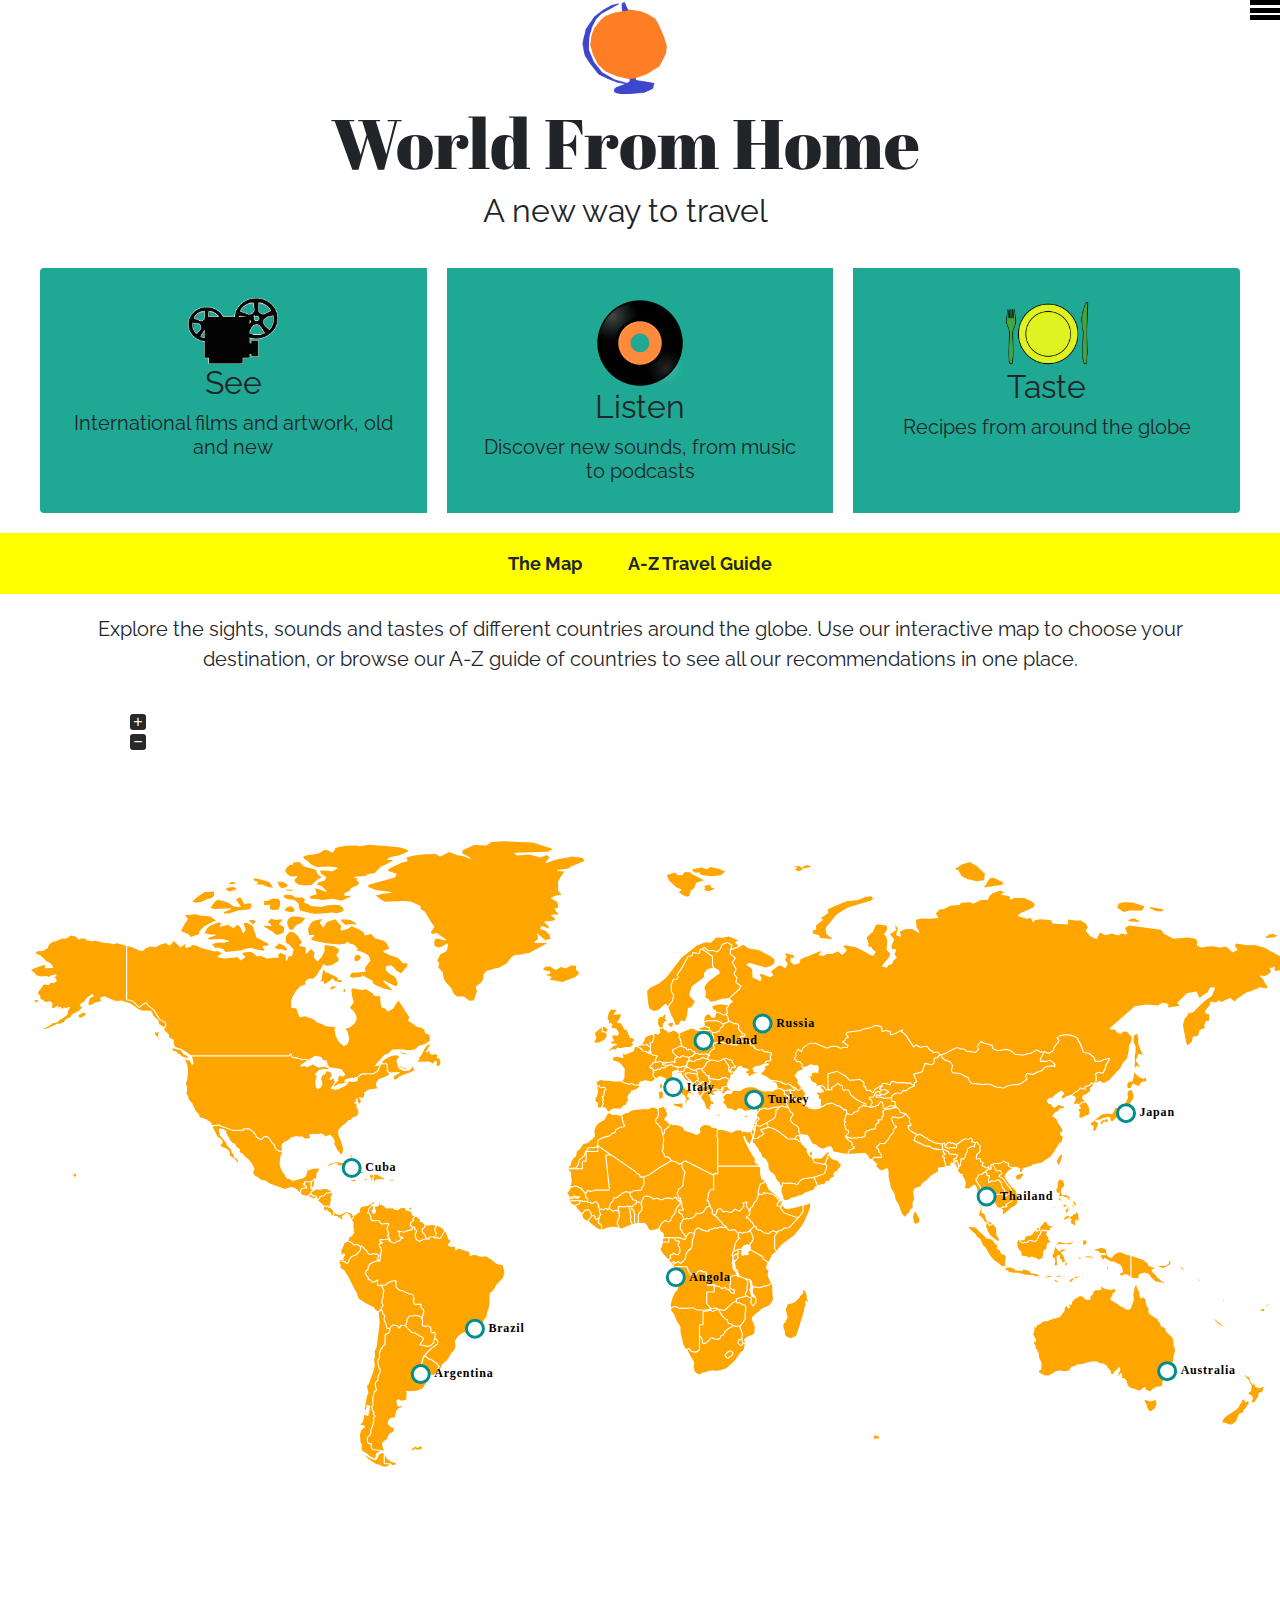
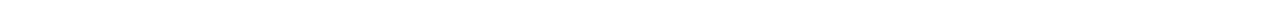
<file: index.html>
<!DOCTYPE html>
<html lang="en">

<head>
    <meta charset="UTF-8">
    <meta name="viewport" content="width=device-width, initial-scale=1.0">
    <meta http-equiv="X-UA-Compatible" content="ie=edge">
    <title>World From Home</title>
    <script src="js/jquery.js"></script>
    <!--JAVASCRIPT FOR MAP-->
    <script src="js/jquery-jvectormap.2.js"></script>
    <!--JAVASCRIPT FOR MAP-->
    <script src="js/jquery-jvectormap-world-mill.js"></script>
    <!--JAVASCRIPT FOR MAP-->
    <script src="js/script.js"></script>
    <link rel="stylesheet" href="https://stackpath.bootstrapcdn.com/bootstrap/4.5.2/css/bootstrap.min.css"
        integrity="sha384-JcKb8q3iqJ61gNV9KGb8thSsNjpSL0n8PARn9HuZOnIxN0hoP+VmmDGMN5t9UJ0Z" crossorigin="anonymous">
    <!--BOOTSTRAP-->
    <link rel="stylesheet" href="css/main.css">
    <link rel="stylesheet" href="css/themap.css">
    <link rel="stylesheet" href="css/jquery-jvectormap-2.0.3.css">
    <link rel="stylesheet" href="https://fonts.googleapis.com/css2?family=Abril+Fatface&family=Raleway&display=swap">
</head>

<body>
    <header>
        <!--NAV-->
        <div class="hamburger"><span></span></div>
        <nav class="nav">
            <a class="cross">✕</a>
            <a href="./pages/page-4.html">A-Z Travel Guide</a>
            <a href="./pages/about.html">About</a>
            <a href="./pages/join.html">Join in!</a>
        </nav>
        <!--END NAV-->

        <!--TITLE AND LOGO-->

        <div class="header-box">
            <img src="./img/globe.png" class="logo">
            <h1>World From Home</h1>
            <h2>A new way to travel</h2>
        </div>

        <!--HEADER BOX - this probably needs changing to something more responsive, at the moment it doesn't really work with a phone/smaller device'-->
        <div class="card-group">
            <div class="card text-center">
                <div class="card-body index">
                    <img class="small-img" src="./img/see.png">
                    <h2>See</h2>
                    <h6 class="card-text">International films and artwork, old and new</h6>
                </div>
            </div>


            <div class="card text-center">
                <div class="card-body index">
                    <img src="./img/hear.png" class="card-img-top small-img">
                    <h2>Listen</h2>
                    <h6 class="card-text">Discover new sounds, from music to podcasts</h6>
                </div>
            </div>


            <div class="card text-center">
                <div class="card-body index">
                <img src="./img/eat.png" class="card-img-top small-img">
                <h2>Taste</h2>
                <h6 class="card-text">Recipes from around the globe</h6>
            </div>
        </div>

        </div>


        <!--SECOND NAV-->
       <div id="second-navbar">
            <a class="btn nav-button" href="#world-map-markers" role="button">The Map</a>
            <a class="btn nav-button" href="./pages/page-4.html" role="button">A-Z Travel Guide</a>
        </div>
        <div class="intro-container-2">
            <span class="intro-text"> Explore the sights, sounds and tastes of different
                countries around the globe. Use our interactive map to choose your destination, or browse our A-Z guide of countries to see all
                our recommendations in one place. </span>
        </div>
    </header>


    <main>
        <!--MAP-->
        <div id="world-map-markers" style="width:100%;height:100%;position: absolute;"></div>
        <script>
            $(function () {
                $('#world-map-markers').vectorMap({
                    map: 'world_mill',
                    zoomOnScroll: true,
                    zoomButtons: true,
                    backgroundColor: 'white',/*background*/
                    markerStyle: {
                        initial: {
                            fill: 'white',
                            stroke: '#008d8d',
                            "fill-opacity": 1,
                            "stroke-width": 3,
                            r: 8.5
                        },
                        hover: {
                            fill: '#00b7b7',
                            stroke: 'white',
                            "stroke-width": 2,
                            cursor: 'pointer'
                        },
                        selected: {
                            fill: '#006666',/*circle fill*/
                            "stroke-width": 3,
                            r: 10,
                            stroke: 'white',
                        },
                        selectedHover: {}
                    },
                    regionStyle: {
                        initial: {
                            fill: 'orange',/*map colour*/
                            "fill-opacity": 1,
                            stroke: 'none',
                            "stroke-width": 0,
                            "stroke-opacity": 1
                        },
                        hover: {
                            "fill-opacity": 1,
                            fill: ' #0d5a5a',/*map hover colour*/
                            cursor: 'default'
                        }
                    },

                    labels: {
                        markers: {
                            render: function (code) {
                                if (code == '0') {
                                    return "Thailand";
                                }
                                if (code == '1') {
                                    return "Brazil";
                                }
                                if (code == '2') {
                                    return "Italy";
                                }
                                if (code == '3') {
                                    return "Russia";
                                }
                                if (code == '4') {
                                    return "Cuba";
                                }
                                if (code == '5') {
                                    return "Australia";
                                }
                                if (code == '6') {
                                    return "Turkey";
                                }
                                if (code == '7') {
                                    return "Argentina";
                                }
                                if (code == '8') {
                                    return "Poland";
                                }
                                if (code == '9') {
                                    return "Angola";
                                }
                                if (code == '10') {
                                    return "Japan";
                                }

                            }
                        }
                    },
                    markers: [
                        { latLng: [13.75, 100.5] },/*Thailand*/
                        { latLng: [-22.9, -43.17] },/*Brazil*/
                        { latLng: [41.9, 12.49] },/*Italy*/
                        { latLng: [55.75, 37.61] },/*Russia*/
                        { latLng: [21.52, -77.78] },/*Cuba*/
                        { latLng: [-33.86, 151.20] },/*Australia*/
                        { latLng: [38.96, 35.24] },/*Turkey*/
                        { latLng: [-34.60, -58.38] },/*Argentina*/
                        { latLng: [52.23, 21.01] },/*Poland*/
                        { latLng: [-8.81, 13.23] },/*Angola*/
                        { latLng: [35.67, 139.65] }],/*Japan*/

                    /*WHEN MARKER IS CLICKED, GO TO COUNTRY PAGE*/
                    onMarkerClick: function (event, code) {
                        if (code == '0') {
                            $('#world-map-markers').on('click', function () {
                                window.location = "pages/countries/thailand.html";
                            });

                        } else if (code == '1') {
                            $('#world-map-markers').on('click', function () {
                                window.location = "pages/countries/brazil.html";
                            });

                        } else if (code == '2') {
                            $('#world-map-markers').on('click', function () {
                                window.location = "pages/countries/italy.html";
                            });

                        } else if (code == '3') {
                            $('#world-map-markers').on('click', function () {
                                window.location = "pages/countries/russia.html";
                            });

                        } else if (code == '4') {
                            $('#world-map-markers').on('click', function () {
                                window.location = "pages/countries/cuba.html";
                            });

                        } else if (code == '5') {
                            $('#world-map-markers').on('click', function () {
                                window.location = "pages/countries/australia.html";
                            });

                        } else if (code == '6') {
                            $('#world-map-markers').on('click', function () {
                                window.location = "pages/countries/turkey.html";
                            });

                        } else if (code == '7') {
                            $('#world-map-markers').on('click', function () {
                                window.location = "pages/countries/argentina.html";
                            });

                        } else if (code == '8') {
                            $('#world-map-markers').on('click', function () {
                                window.location = "pages/countries/poland.html";
                            });

                        } else if (code == '9') {
                            $('#world-map-markers').on('click', function () {
                                window.location = "pages/countries/angola.html";
                            });

                        } else if (code == '10') {
                            $('#world-map-markers').on('click', function () {
                                window.location = "pages/countries/japan.html";
                            });

                        } else {
                            $("#markerSelected").text('');
                        }
                    }
                });
            });
        </script>

        <!--GO TO TOP BUTTON-->
        <button class="btn btn-primary" onclick="topFunction()" id="go-top-button" title="Go to top">Top</button>
    </main>
</body>

</html>
</file>
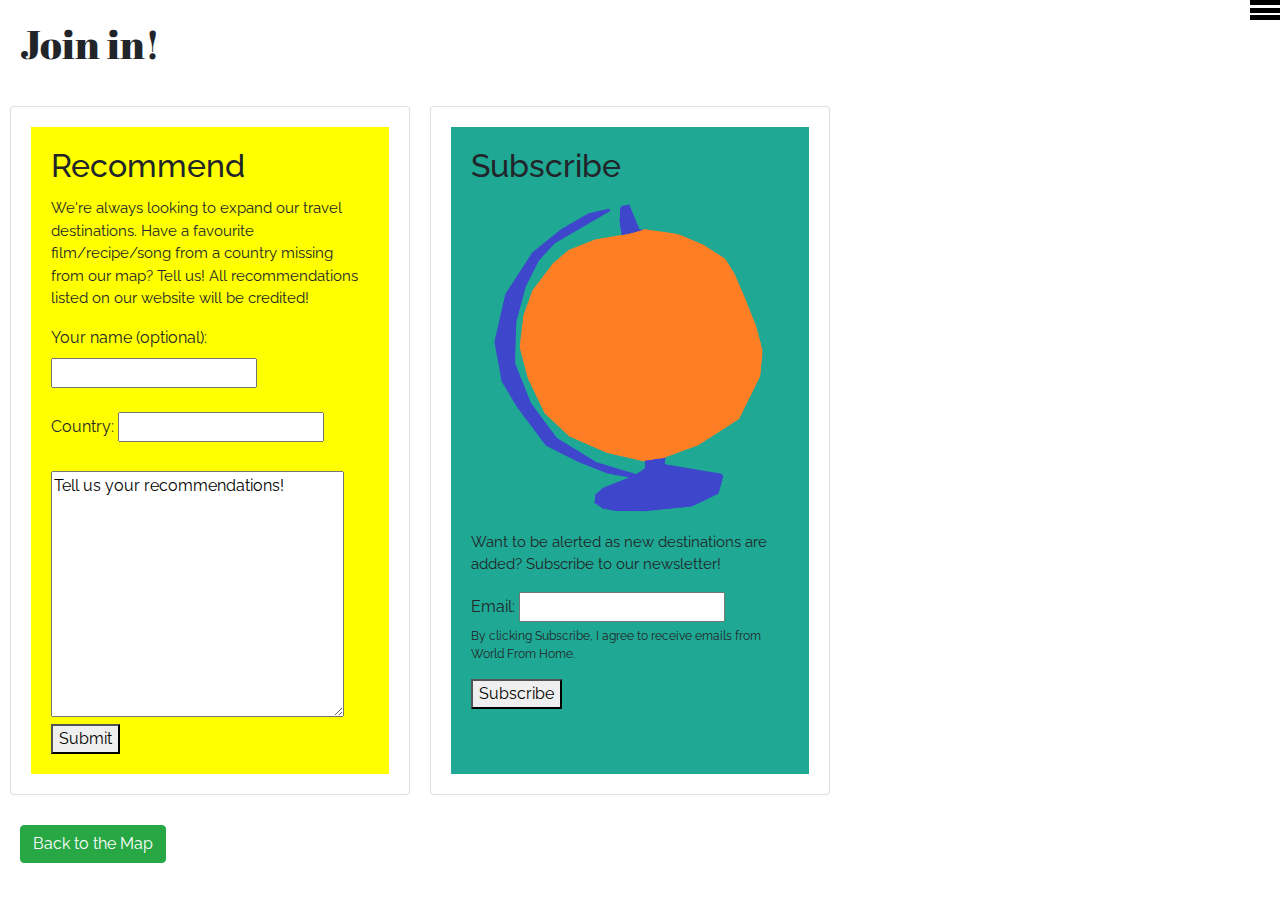
<file: pages/join.html>
<!DOCTYPE html>
<html lang="en">

<head>
  <meta charset="UTF-8">
  <meta name="viewport" content="width=device-width, initial-scale=1.0">
  <meta http-equiv="X-UA-Compatible" content="ie=edge">
  <title>Join in!</title>
  <!--JAVASCRIPT-->
  <script src="../js/script.js"></script>
  <link rel="stylesheet" href="../css/main.css">
  <link href="https://fonts.googleapis.com/css2?family=Abril+Fatface&family=Raleway&display=swap" rel="stylesheet">
  <link rel="stylesheet" href="https://stackpath.bootstrapcdn.com/bootstrap/4.5.2/css/bootstrap.min.css"
    integrity="sha384-JcKb8q3iqJ61gNV9KGb8thSsNjpSL0n8PARn9HuZOnIxN0hoP+VmmDGMN5t9UJ0Z" crossorigin="anonymous">
</head>

<body>
  <!--NAV-->
  <div class="hamburger"><span></span></div>
  <nav class="nav">
    <a class="cross">✕</a>
    <a href="../index.html">Home</a>
    <a href="./page-4.html">A-Z Travel Guide</a>
    <a href="./about.html">About</a>
  </nav>
  
  <div class="heading-box">
    <h1>Join in!</h1>
  </div>

  <div class="flex-container">

    <!--RECOMMENDATION BOX-->
    <div class="card" style="width: 25rem;">
      <div class="card-body form">
        <h2 class="card-title">Recommend</h2>
        <p>We're always looking to expand our travel destinations. Have a favourite
          film/recipe/song from a country missing from our map? Tell us! All recommendations listed on our website will
          be
          credited!</p>

        <form action="/action_page.php" target="_blank">
          <label for="name">Your name (optional):</label>
          <input type="text" id="name" name="name"><br><br>
          <label for="Country">Country:</label>
          <input list="countries" name="country">
          <datalist id="countries">
            <option value="Afganistan">Afghanistan</option>
            <option value="Albania">Albania</option>
            <option value="Algeria">Algeria</option>
            <option value="American Samoa">American Samoa</option>
            <option value="Andorra">Andorra</option>
            <option value="Angola">Angola</option>
            <option value="Anguilla">Anguilla</option>
            <option value="Antigua & Barbuda">Antigua & Barbuda</option>
            <option value="Argentina">Argentina</option>
            <option value="Armenia">Armenia</option>
            <option value="Aruba">Aruba</option>
            <option value="Austria">Austria</option>
            <option value="Azerbaijan">Azerbaijan</option>
            <option value="Bahamas">Bahamas</option>
            <option value="Bahrain">Bahrain</option>
            <option value="Bangladesh">Bangladesh</option>
            <option value="Barbados">Barbados</option>
            <option value="Belarus">Belarus</option>
            <option value="Belgium">Belgium</option>
            <option value="Belize">Belize</option>
            <option value="Benin">Benin</option>
            <option value="Bermuda">Bermuda</option>
            <option value="Bhutan">Bhutan</option>
            <option value="Bolivia">Bolivia</option>
            <option value="Bonaire">Bonaire</option>
            <option value="Bosnia & Herzegovina">Bosnia & Herzegovina</option>
            <option value="Botswana">Botswana</option>
            <option value="British Indian Ocean Ter">British Indian Ocean Ter</option>
            <option value="Brunei">Brunei</option>
            <option value="Bulgaria">Bulgaria</option>
            <option value="Burkina Faso">Burkina Faso</option>
            <option value="Burundi">Burundi</option>
            <option value="Cambodia">Cambodia</option>
            <option value="Cameroon">Cameroon</option>
            <option value="Canada">Canada</option>
            <option value="Canary Islands">Canary Islands</option>
            <option value="Cape Verde">Cape Verde</option>
            <option value="Cayman Islands">Cayman Islands</option>
            <option value="Central African Republic">Central African Republic</option>
            <option value="Chad">Chad</option>
            <option value="Channel Islands">Channel Islands</option>
            <option value="Chile">Chile</option>
            <option value="China">China</option>
            <option value="Christmas Island">Christmas Island</option>
            <option value="Cocos Island">Cocos Island</option>
            <option value="Colombia">Colombia</option>
            <option value="Comoros">Comoros</option>
            <option value="Congo">Congo</option>
            <option value="Cook Islands">Cook Islands</option>
            <option value="Costa Rica">Costa Rica</option>
            <option value="Cote DIvoire">Cote DIvoire</option>
            <option value="Croatia">Croatia</option>
            <option value="Curaco">Curacao</option>
            <option value="Cyprus">Cyprus</option>
            <option value="Czech Republic">Czech Republic</option>
            <option value="Denmark">Denmark</option>
            <option value="Djibouti">Djibouti</option>
            <option value="Dominica">Dominica</option>
            <option value="Dominican Republic">Dominican Republic</option>
            <option value="East Timor">East Timor</option>
            <option value="Ecuador">Ecuador</option>
            <option value="Egypt">Egypt</option>
            <option value="El Salvador">El Salvador</option>
            <option value="Equatorial Guinea">Equatorial Guinea</option>
            <option value="Eritrea">Eritrea</option>
            <option value="Estonia">Estonia</option>
            <option value="Ethiopia">Ethiopia</option>
            <option value="Falkland Islands">Falkland Islands</option>
            <option value="Faroe Islands">Faroe Islands</option>
            <option value="Fiji">Fiji</option>
            <option value="Finland">Finland</option>
            <option value="France">France</option>
            <option value="French Guiana">French Guiana</option>
            <option value="French Polynesia">French Polynesia</option>
            <option value="French Southern Ter">French Southern Ter</option>
            <option value="Gabon">Gabon</option>
            <option value="Gambia">Gambia</option>
            <option value="Georgia">Georgia</option>
            <option value="Germany">Germany</option>
            <option value="Ghana">Ghana</option>
            <option value="Gibraltar">Gibraltar</option>
            <option value="Great Britain">Great Britain</option>
            <option value="Greece">Greece</option>
            <option value="Greenland">Greenland</option>
            <option value="Grenada">Grenada</option>
            <option value="Guadeloupe">Guadeloupe</option>
            <option value="Guam">Guam</option>
            <option value="Guatemala">Guatemala</option>
            <option value="Guinea">Guinea</option>
            <option value="Guyana">Guyana</option>
            <option value="Haiti">Haiti</option>
            <option value="Hawaii">Hawaii</option>
            <option value="Honduras">Honduras</option>
            <option value="Hong Kong">Hong Kong</option>
            <option value="Hungary">Hungary</option>
            <option value="Iceland">Iceland</option>
            <option value="Indonesia">Indonesia</option>
            <option value="India">India</option>
            <option value="Iran">Iran</option>
            <option value="Iraq">Iraq</option>
            <option value="Ireland">Ireland</option>
            <option value="Isle of Man">Isle of Man</option>
            <option value="Israel">Israel</option>
            <option value="Italy">Italy</option>
            <option value="Jamaica">Jamaica</option>
            <option value="Japan">Japan</option>
            <option value="Jordan">Jordan</option>
            <option value="Kazakhstan">Kazakhstan</option>
            <option value="Kenya">Kenya</option>
            <option value="Kiribati">Kiribati</option>
            <option value="Korea North">Korea North</option>
            <option value="Korea Sout">Korea South</option>
            <option value="Kuwait">Kuwait</option>
            <option value="Kyrgyzstan">Kyrgyzstan</option>
            <option value="Laos">Laos</option>
            <option value="Latvia">Latvia</option>
            <option value="Lebanon">Lebanon</option>
            <option value="Lesotho">Lesotho</option>
            <option value="Liberia">Liberia</option>
            <option value="Libya">Libya</option>
            <option value="Liechtenstein">Liechtenstein</option>
            <option value="Lithuania">Lithuania</option>
            <option value="Luxembourg">Luxembourg</option>
            <option value="Macau">Macau</option>
            <option value="Macedonia">Macedonia</option>
            <option value="Madagascar">Madagascar</option>
            <option value="Malaysia">Malaysia</option>
            <option value="Malawi">Malawi</option>
            <option value="Maldives">Maldives</option>
            <option value="Mali">Mali</option>
            <option value="Malta">Malta</option>
            <option value="Marshall Islands">Marshall Islands</option>
            <option value="Martinique">Martinique</option>
            <option value="Mauritania">Mauritania</option>
            <option value="Mauritius">Mauritius</option>
            <option value="Mayotte">Mayotte</option>
            <option value="Mexico">Mexico</option>
            <option value="Midway Islands">Midway Islands</option>
            <option value="Moldova">Moldova</option>
            <option value="Monaco">Monaco</option>
            <option value="Mongolia">Mongolia</option>
            <option value="Montserrat">Montserrat</option>
            <option value="Morocco">Morocco</option>
            <option value="Mozambique">Mozambique</option>
            <option value="Myanmar">Myanmar</option>
            <option value="Nambia">Nambia</option>
            <option value="Nauru">Nauru</option>
            <option value="Nepal">Nepal</option>
            <option value="Netherland Antilles">Netherland Antilles</option>
            <option value="Netherlands">Netherlands (Holland, Europe)</option>
            <option value="Nevis">Nevis</option>
            <option value="New Caledonia">New Caledonia</option>
            <option value="New Zealand">New Zealand</option>
            <option value="Nicaragua">Nicaragua</option>
            <option value="Niger">Niger</option>
            <option value="Nigeria">Nigeria</option>
            <option value="Niue">Niue</option>
            <option value="Norfolk Island">Norfolk Island</option>
            <option value="Norway">Norway</option>
            <option value="Oman">Oman</option>
            <option value="Pakistan">Pakistan</option>
            <option value="Palau Island">Palau Island</option>
            <option value="Palestine">Palestine</option>
            <option value="Panama">Panama</option>
            <option value="Papua New Guinea">Papua New Guinea</option>
            <option value="Paraguay">Paraguay</option>
            <option value="Peru">Peru</option>
            <option value="Phillipines">Philippines</option>
            <option value="Pitcairn Island">Pitcairn Island</option>
            <option value="Poland">Poland</option>
            <option value="Portugal">Portugal</option>
            <option value="Puerto Rico">Puerto Rico</option>
            <option value="Qatar">Qatar</option>
            <option value="Republic of Montenegro">Republic of Montenegro</option>
            <option value="Republic of Serbia">Republic of Serbia</option>
            <option value="Reunion">Reunion</option>
            <option value="Romania">Romania</option>
            <option value="Rwanda">Rwanda</option>
            <option value="St Barthelemy">St Barthelemy</option>
            <option value="St Eustatius">St Eustatius</option>
            <option value="St Helena">St Helena</option>
            <option value="St Kitts-Nevis">St Kitts-Nevis</option>
            <option value="St Lucia">St Lucia</option>
            <option value="St Maarten">St Maarten</option>
            <option value="St Pierre & Miquelon">St Pierre & Miquelon</option>
            <option value="St Vincent & Grenadines">St Vincent & Grenadines</option>
            <option value="Saipan">Saipan</option>
            <option value="Samoa">Samoa</option>
            <option value="Samoa American">Samoa American</option>
            <option value="San Marino">San Marino</option>
            <option value="Sao Tome & Principe">Sao Tome & Principe</option>
            <option value="Saudi Arabia">Saudi Arabia</option>
            <option value="Senegal">Senegal</option>
            <option value="Seychelles">Seychelles</option>
            <option value="Sierra Leone">Sierra Leone</option>
            <option value="Singapore">Singapore</option>
            <option value="Slovakia">Slovakia</option>
            <option value="Slovenia">Slovenia</option>
            <option value="Solomon Islands">Solomon Islands</option>
            <option value="Somalia">Somalia</option>
            <option value="South Africa">South Africa</option>
            <option value="Spain">Spain</option>
            <option value="Sri Lanka">Sri Lanka</option>
            <option value="Sudan">Sudan</option>
            <option value="Suriname">Suriname</option>
            <option value="Swaziland">Swaziland</option>
            <option value="Sweden">Sweden</option>
            <option value="Switzerland">Switzerland</option>
            <option value="Syria">Syria</option>
            <option value="Tahiti">Tahiti</option>
            <option value="Taiwan">Taiwan</option>
            <option value="Tajikistan">Tajikistan</option>
            <option value="Tanzania">Tanzania</option>
            <option value="Togo">Togo</option>
            <option value="Tokelau">Tokelau</option>
            <option value="Tonga">Tonga</option>
            <option value="Trinidad & Tobago">Trinidad & Tobago</option>
            <option value="Tunisia">Tunisia</option>
            <option value="Turkmenistan">Turkmenistan</option>
            <option value="Turks & Caicos Is">Turks & Caicos Is</option>
            <option value="Tuvalu">Tuvalu</option>
            <option value="Uganda">Uganda</option>
            <option value="United Kingdom">United Kingdom</option>
            <option value="Ukraine">Ukraine</option>
            <option value="United Arab Erimates">United Arab Emirates</option>
            <option value="United States of America">United States of America</option>
            <option value="Uraguay">Uruguay</option>
            <option value="Uzbekistan">Uzbekistan</option>
            <option value="Vanuatu">Vanuatu</option>
            <option value="Vatican City State">Vatican City State</option>
            <option value="Venezuela">Venezuela</option>
            <option value="Vietnam">Vietnam</option>
            <option value="Virgin Islands (Brit)">Virgin Islands (Brit)</option>
            <option value="Virgin Islands (USA)">Virgin Islands (USA)</option>
            <option value="Wake Island">Wake Island</option>
            <option value="Wallis & Futana Is">Wallis & Futana Is</option>
            <option value="Yemen">Yemen</option>
            <option value="Zaire">Zaire</option>
            <option value="Zambia">Zambia</option>
            <option value="Zimbabwe">Zimbabwe</option>
          </datalist><br><br>
          <textarea name="message" rows="10" cols="30">Tell us your recommendations!</textarea><br>
          <button type="submit">Submit</button>
        </form>
      </div>
    </div>

    <!--SUBSCRIBE BOX-->
    <div class="card" style="width: 25rem;">
      <div class="card-body subscribe">
        <h2 class="card-title">Subscribe</h2>
        <img class="card-img-top" src="../img/globe.png">
        <p>Want to be alerted as new destinations are added? Subscribe to our newsletter!</p>
        <form name="myForm" onsubmit="return validateForm()" method="post" required>
          <div>
            <label for=" email">Email:</label>
            <input type="text" id="email" name="email"><br>
            <p class="disclaimer">By clicking Subscribe, I agree to receive emails from World From Home.</p>
          </div>
          <div>
            <button type="submit">Subscribe</button>
          </div>
        </form>
      </div>
    </div>
  </div>

  <button type="button" class="btn btn-success" onclick="window.location.href='../index.html'">Back to the
    Map</button>

  <!--NOT WORKING <button class="btn btn-primary" onclick="topFunction()" id="go-top-button" title="Go to top">Top</button> -->


</body>

</html>
</file>
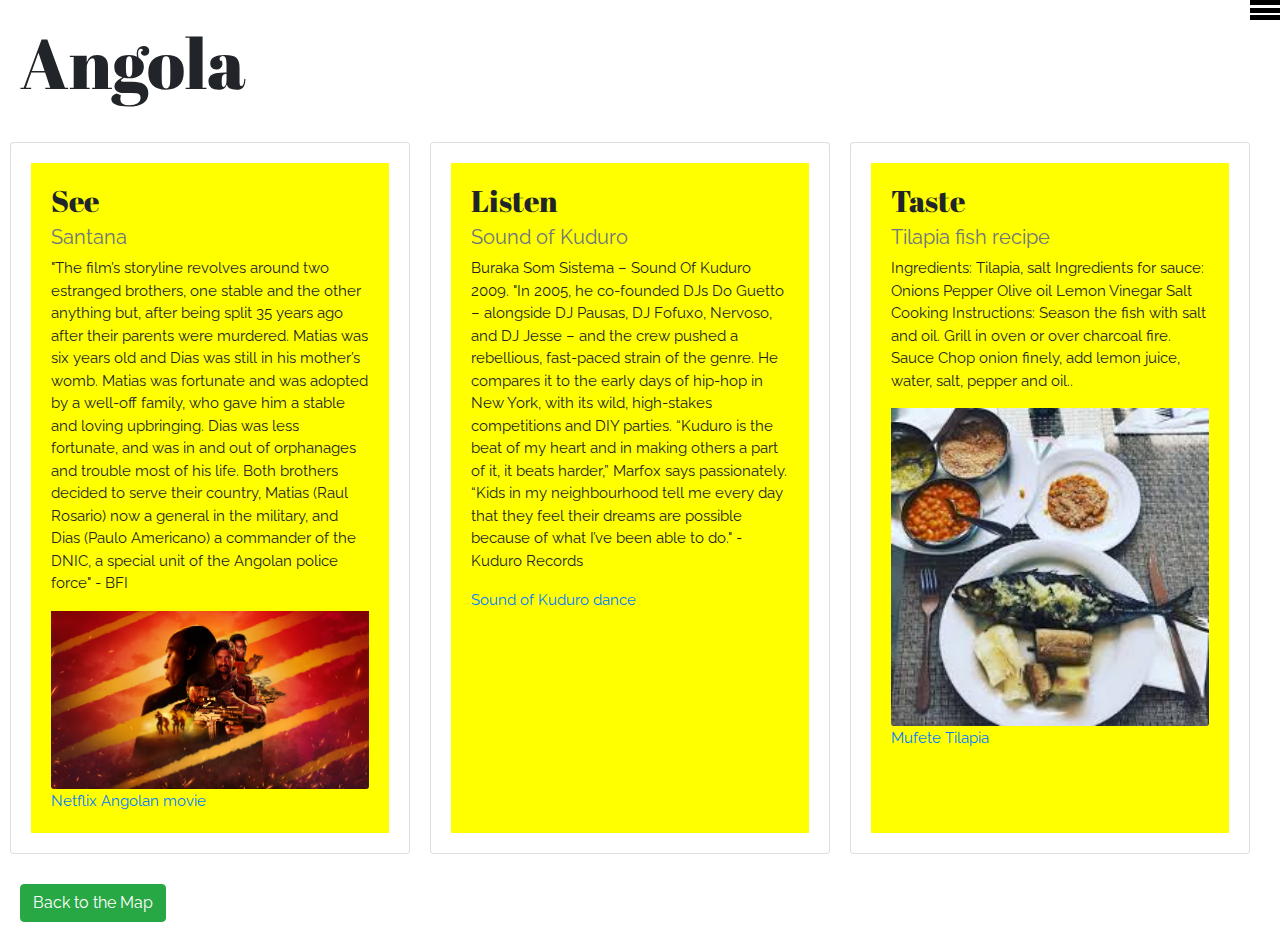
<file: pages/countries/angola.html>
<!DOCTYPE html>
<html lang="en">

<head>
    <meta charset="UTF-8">
    <meta name="viewport" content="width=device-width, initial-scale=1.0">
    <meta http-equiv="X-UA-Compatible" content="ie=edge">
    <title>Angola</title>
    <script src="../../js/script.js"></script>
    <link rel="stylesheet" href="https://stackpath.bootstrapcdn.com/bootstrap/4.5.2/css/bootstrap.min.css"
        integrity="sha384-JcKb8q3iqJ61gNV9KGb8thSsNjpSL0n8PARn9HuZOnIxN0hoP+VmmDGMN5t9UJ0Z" crossorigin="anonymous">
    <link rel="stylesheet" href="../../css/main.css">
    <link rel="stylesheet" href="https://fonts.googleapis.com/css2?family=Abril+Fatface&family=Raleway&display=swap">
</head>

<body>
    <header>
        <div class="hamburger"><span></span></div>
        <nav class="nav">
            <a class="cross">✕</a>
            <a href="../page-4.html">A-Z Travel Guide</a>
            <a href="../about.html">About</a>
            <a href="..join.html">Join in!</a>
        </nav>
        <div class="heading-box">
            <h1>Angola</h1>
        </div>
    </header>
    <main>
        <div class="flex-container">
            <div class="card" style="width: 25rem;">
                <div class="card-body">
                    <h5 class="card-title">See</h5>
                    
                     <h6 class="card-subtitle mb-2 text-muted">Santana</h6>
                    <p class="card-text">"The film’s storyline revolves around two estranged brothers, one stable and the other anything but, after being split 35 years ago after their parents were murdered. Matias was six years old and Dias was still in his mother’s womb. Matias was fortunate and was adopted by a well-off family, who gave him a stable and loving upbringing. Dias was less fortunate, and was in and out of orphanages and trouble most of his life. Both brothers decided to serve their country, Matias (Raul Rosario) now a general in the military, 
                        and Dias (Paulo Americano) a commander of the DNIC, a special unit of the Angolan police force" - BFI</p>
                        <img class="card-img-bottom" src="../../img/movieAn.jpg">
                        <a href="https://www.netflix.com/title/81249503" class="card-link">Netflix Angolan movie</a>
                </div>
            </div>

            <div class="card" style="width: 25rem;">
                <div class="card-body">
                    <h5 class="card-title">Listen</h5>
                    <h6 class="card-subtitle mb-2 text-muted">Sound of Kuduro</h6>
                    <p class="card-text">
                        Buraka Som Sistema ‎– Sound Of Kuduro 2009.
                        "In 2005, he co-founded DJs Do Guetto – alongside DJ Pausas, DJ Fofuxo, Nervoso, and DJ Jesse – and the crew pushed a rebellious, fast-paced strain of the genre. 
                        He compares it to the early days of hip-hop in New York, with its wild, high-stakes competitions and DIY parties. 
                        “Kuduro is the beat of my heart and in making others a part of it, it beats harder,” Marfox says passionately. “Kids in my neighbourhood tell me every day that they feel their dreams are possible because of what I’ve been able to do." - Kuduro Records</p>
                    <a href="https://www.youtube.com/watch?v=jCrJCFpbgTg"
                        class="card-link">Sound of Kuduro dance</a>
                </div>
            </div>

            <div class="card" style="width: 25rem;">
                <div class="card-body">
                    <h5 class="card-title">Taste</h5>
                    <h6 class="card-subtitle mb-2 text-muted">Tilapia fish recipe</h6>
                    <p class="card-text">Ingredients:
                        Tilapia, salt
                        Ingredients for sauce:
                        Onions
                        Pepper
                        Olive oil
                        Lemon
                        Vinegar
                        Salt
                        Cooking Instructions:
                        Season the fish with salt and oil. Grill in oven or over charcoal fire. 
                        Sauce Chop onion finely, add lemon juice, water, salt, pepper and oil..</p>
                     <img class="card-img-bottom" src="../../img/mufete.jpg">
                    <a href="https://foreignfork.com/angolantilapia/"
                        class="card-link">Mufete Tilapia
             </a>
                </div>
            </div>
        </div>
    </main>
 <!--BUTTON TO RETURN TO MAP/HOME-->
<button type="button" class="btn btn-success" onclick="window.location.href='../../index.html'">Back to the Map</button>
</body>

</html>
</file>
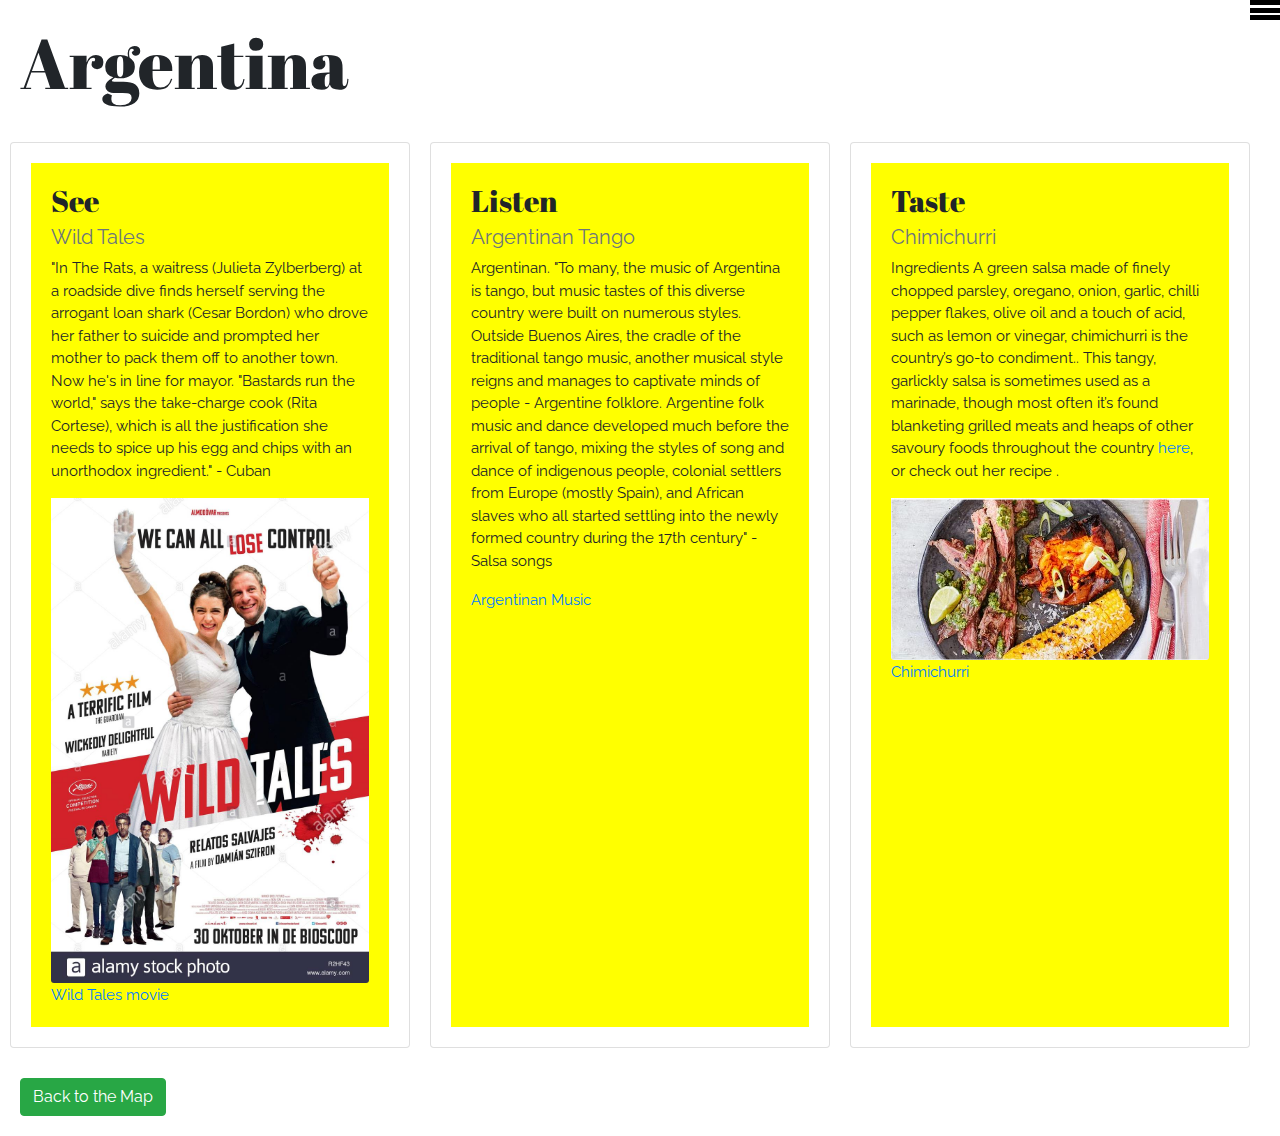
<file: pages/countries/argentina.html>
<!DOCTYPE html>
<html lang="en">

<head>
    <meta charset="UTF-8">
    <meta name="viewport" content="width=device-width, initial-scale=1.0">
    <meta http-equiv="X-UA-Compatible" content="ie=edge">
    <title>Argentina</title>
    <script src="../../js/script.js"></script>
    <link rel="stylesheet" href="https://stackpath.bootstrapcdn.com/bootstrap/4.5.2/css/bootstrap.min.css"
        integrity="sha384-JcKb8q3iqJ61gNV9KGb8thSsNjpSL0n8PARn9HuZOnIxN0hoP+VmmDGMN5t9UJ0Z" crossorigin="anonymous">
    <link rel="stylesheet" href="../../css/main.css">
    <link rel="stylesheet" href="https://fonts.googleapis.com/css2?family=Abril+Fatface&family=Raleway&display=swap">
</head>

<body>
    <header>
        <div class="hamburger"><span></span></div>
        <nav class="nav">
            <a class="cross">✕</a>
            <a href="../page-4.html">A-Z Travel Guide</a>
            <a href="../about.html">About</a>
            <a href="..join.html">Join in!</a>
        </nav>
        <div class="heading-box">
            <h1>Argentina</h1>
        </div>
    </header>
    <main>
        <div class="flex-container">
            <div class="card" style="width: 25rem;">
                <div class="card-body">
                    <h5 class="card-title">See</h5>
                    
                     <h6 class="card-subtitle mb-2 text-muted">Wild Tales</h6>
                    <p class="card-text">"In The Rats, a waitress (Julieta Zylberberg) at a roadside dive finds herself serving the arrogant loan shark (Cesar Bordon) 
                        who drove her father to suicide and prompted her mother to pack them off to another town. Now he's in line for mayor. "Bastards run the world," says the take-charge cook (Rita Cortese), which is all the justification she needs to spice up his egg and chips with an unorthodox ingredient." - Cuban</p>
                        <img class="card-img-bottom" src="../../img/argentinanmovie.jpg">
                        <a href="https://www.hollywoodreporter.com/review/wild-tales-relatos-salvajes-cannes-705074" class="card-link">Wild Tales movie
                       </a>
                </div>
            </div>

            <div class="card" style="width: 25rem;">
                <div class="card-body">
                    <h5 class="card-title">Listen</h5>
                    <h6 class="card-subtitle mb-2 text-muted">Argentinan Tango</h6>
                    <p class="card-text">
                        Argentinan.
                        "To many, the music of Argentina is tango, but music tastes of this diverse country were built on numerous styles. 
                        Outside Buenos Aires, the cradle of the traditional tango music,
                         another musical style reigns and manages to captivate minds of people - Argentine folklore.
                         Argentine folk music and dance developed much before the arrival of tango, mixing the styles of song and dance of indigenous people, colonial settlers from Europe (mostly Spain), 
                         and African slaves who all started settling into the newly formed country during the 17th century" - Salsa songs</p>
                    <a href="http://www.dancefacts.net/tango/argentina-music/"
                        class="card-link">Argentinan Music</a>
                </div>
            </div>

            <div class="card" style="width: 25rem;">
                <div class="card-body">
                    <h5 class="card-title">Taste</h5>
                    <h6 class="card-subtitle mb-2 text-muted">Chimichurri</h6>
                    <p class="card-text">Ingredients
                        A green salsa made of finely chopped parsley, oregano, onion, garlic, chilli pepper flakes, olive oil 
                        and a touch of acid, such as lemon or vinegar, chimichurri is the country’s go-to condiment..
                         This tangy, garlickly salsa is sometimes used as a marinade, though most often it’s found blanketing grilled meats and heaps of other savoury foods 
                         throughout the country <a href="https://www.bbcgoodfood.com/howto/guide/top-10-foods-try-argentina">here</a>, or check out her recipe
                        .</p>
                     <img class="card-img-bottom" src="../../img/chimichurri.JPG">
                    <a href="https://www.saveur.com/article/Recipes/Pernil-Asado-Con-Mojo-Mojo-Marinated-Pork-Shoulder-Roast/"
                        class="card-link">Chimichurri
             </a>
                </div>
            </div>
        </div>
    </main>
   <!--BUTTON TO RETURN TO MAP/HOME-->
<button type="button" class="btn btn-success" onclick="window.location.href='../../index.html'">Back to the Map</button>
</body>

</html>
</file>
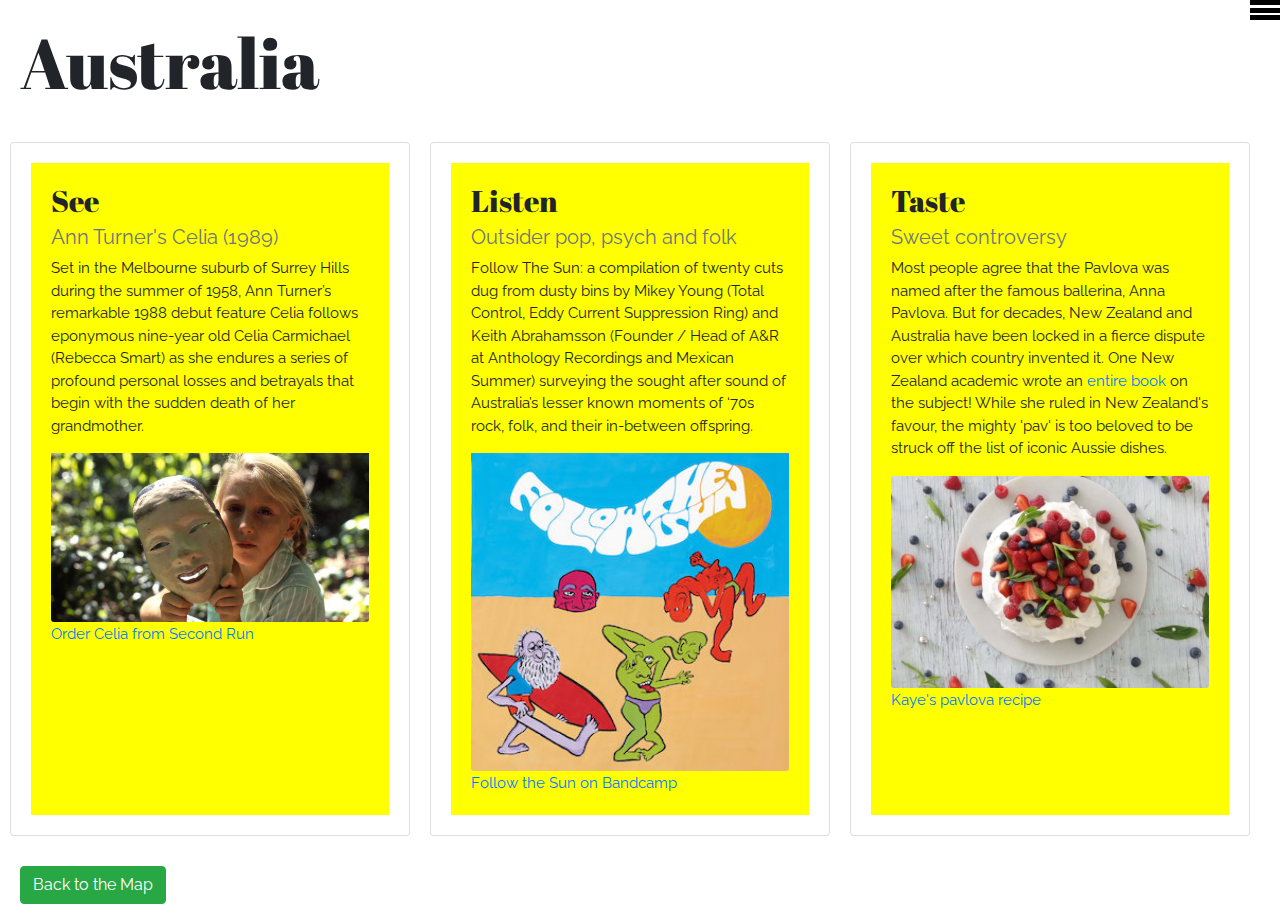
<file: pages/countries/australia.html>
<!DOCTYPE html>
<html lang="en">

<head>
    <meta charset="UTF-8">
    <meta name="viewport" content="width=device-width, initial-scale=1.0">
    <meta http-equiv="X-UA-Compatible" content="ie=edge">
    <title>Australia</title>
    <script src="../../js/script.js"></script>
    <link rel="stylesheet" href="https://stackpath.bootstrapcdn.com/bootstrap/4.5.2/css/bootstrap.min.css"
        integrity="sha384-JcKb8q3iqJ61gNV9KGb8thSsNjpSL0n8PARn9HuZOnIxN0hoP+VmmDGMN5t9UJ0Z" crossorigin="anonymous">
    <link rel="stylesheet" href="../../css/main.css">
    <link rel="stylesheet" href="https://fonts.googleapis.com/css2?family=Abril+Fatface&family=Raleway&display=swap">
</head>

<body>
    <header>
        <div class="hamburger"><span></span></div>
        <nav class="nav">
            <a class="cross">✕</a>
            <a href="../page-4.html">A-Z Travel Guide</a>
            <a href="../about.html">About</a>
            <a href="../join.html">Join in!</a>
        </nav>
        <div class="heading-box">
            <h1>Australia</h1>
        </div>
    </header>
    <main>
        <div class="flex-container">
            <div class="card" style="width: 25rem;">
                <div class="card-body">
                    <h5 class="card-title">See</h5>
                    <h6 class="card-subtitle mb-2 text-muted">Ann Turner's Celia (1989)</h6>
                   <p class="card-text">Set in the Melbourne suburb of Surrey Hills during the summer of 1958, Ann
                        Turner’s remarkable 1988 debut feature Celia follows eponymous nine-year old Celia Carmichael
                        (Rebecca Smart) as she endures a series of profound personal losses and betrayals that begin
                        with the sudden death of her grandmother. </p>
                     <img class="card-img-bottom" src="../../img/celia.jpg">
                    <a href="https://www.secondrundvd.com/release_celia.html" class="card-link">Order Celia from Second
                        Run</a>
                </div>
            </div>

            <div class="card" style="width: 25rem;">
                <div class="card-body">
                    <h5 class="card-title">Listen</h5>
                    <h6 class="card-subtitle mb-2 text-muted">Outsider pop, psych and folk</h6>
                    <p class="card-text">Follow The Sun: a compilation of twenty cuts dug from dusty bins by Mikey Young (Total
                        Control, Eddy Current Suppression Ring) and Keith Abrahamsson (Founder / Head of A&R at
                        Anthology Recordings and Mexican Summer) surveying the sought after sound of Australia’s lesser
                  known moments of ‘70s rock, folk, and their in-between offspring. </p>
                    <img class="card-img-bottom" src="../../img/sun.jpg">
                    <a href="https://anthologyrecordings.bandcamp.com/album/follow-the-sun" class="card-link">Follow the
                        Sun on Bandcamp</a>
                </div>
            </div>

            <div class="card" style="width: 25rem;">
                <div class="card-body">
                    <h5 class="card-title">Taste</h5>
                    <h6 class="card-subtitle mb-2 text-muted">Sweet controversy</h6>
                    <p class="card-text">Most people agree that the Pavlova was named after the famous ballerina, Anna
                        Pavlova. But for decades, New Zealand and Australia have been locked in a fierce dispute over
                        which
                        country invented it. One New Zealand academic wrote an <a
                            href="https://www.otago.ac.nz/press/books/otago071803.html">entire book</a> on the
                        subject!
                        While she ruled in New Zealand's favour, the mighty 'pav' is too beloved to be struck off the
                        list of iconic Aussie dishes.
                    </p>
                    <img class="card-img-bottom" src="../../img/pavlova.jpg">
                    <a href="https://www.bestrecipes.com.au/recipes/pavlova-recipe/6p8iydwl" class="card-link">Kaye's
                        pavlova recipe</a>
                </div>
            </div>
        </div>
    </main>
    <!--BUTTON TO RETURN TO MAP/HOME-->
    <button type="button" class="btn btn-success" onclick="window.location.href='../../index.html'">Back to the Map</button>
</body>

</html>
</file>
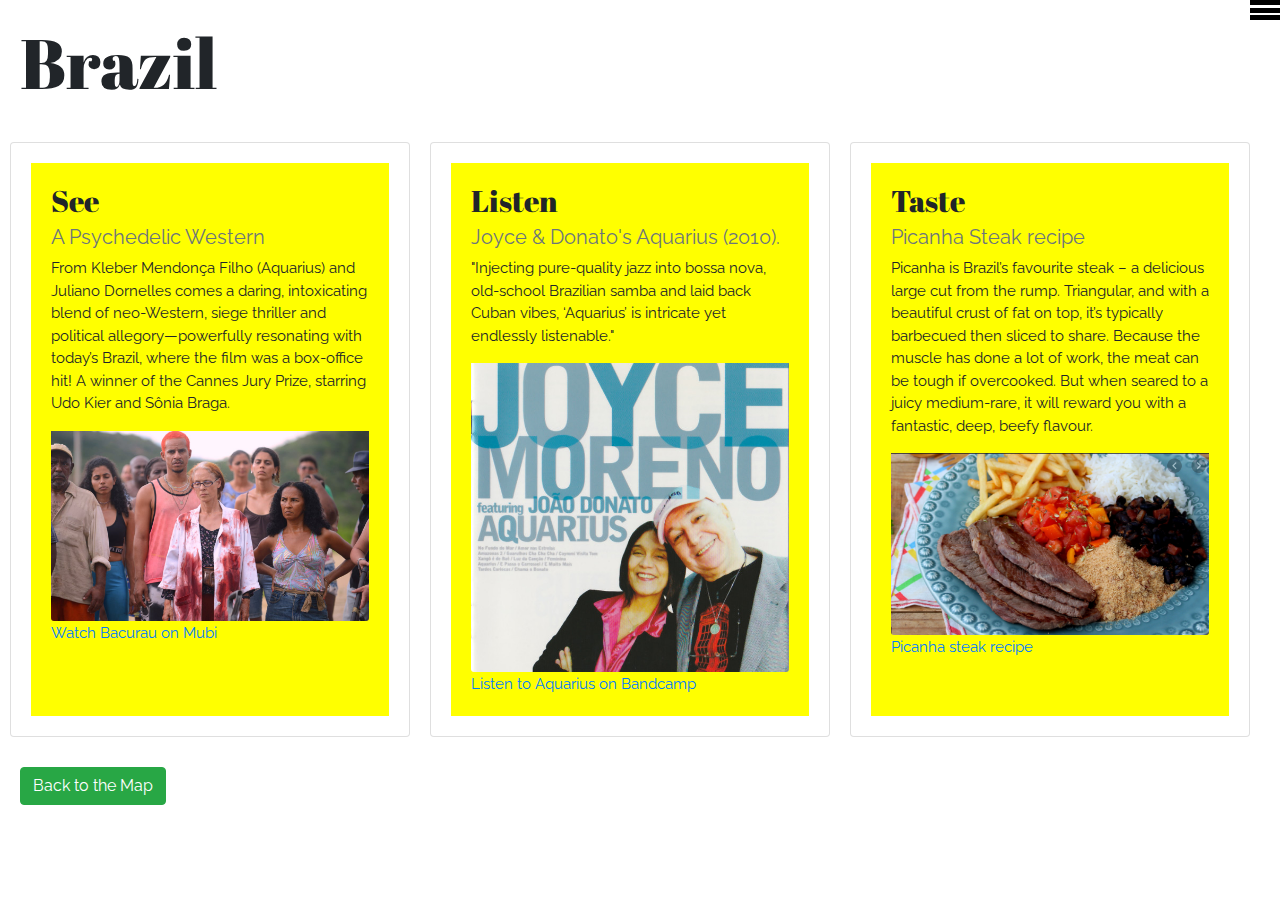
<file: pages/countries/brazil.html>
<!DOCTYPE html>
<html lang="en">

<head>
    <meta charset="UTF-8">
    <meta name="viewport" content="width=device-width, initial-scale=1.0">
    <meta http-equiv="X-UA-Compatible" content="ie=edge">
    <title>Brazil</title>
    <script src="../../js/script.js"></script>
    <link rel="stylesheet" href="https://stackpath.bootstrapcdn.com/bootstrap/4.5.2/css/bootstrap.min.css"
        integrity="sha384-JcKb8q3iqJ61gNV9KGb8thSsNjpSL0n8PARn9HuZOnIxN0hoP+VmmDGMN5t9UJ0Z" crossorigin="anonymous">
    <link rel="stylesheet" href="../../css/main.css">
    <link rel="stylesheet" href="https://fonts.googleapis.com/css2?family=Abril+Fatface&family=Raleway&display=swap">
</head>

<body>
    <header>
        <!--NAV-->
        <div class="hamburger"><span></span></div>
        <nav class="nav">
            <a class="cross">✕</a>
            <a href="../page-4.html">A-Z Travel Guide</a>
            <a href="../about.html">About</a>
            <a href="../join.html">Join in!</a>
        </nav>
        <div class="heading-box">
            <h1>Brazil</h1>
        </div>
    </header>
    <main>
    <div class="flex-container">
        <div class="card" style="width: 25rem;">
            <div class="card-body"
                <img class="card-img-bottom" src="../../img/91tT7iyyrJL._AC_SL1417_.jpg">
                <h5 class="card-title">See</h5>
                <h6 class="card-subtitle mb-2 text-muted">A Psychedelic Western</h6>
                <p class="card-text">From Kleber Mendonça Filho (Aquarius) and Juliano Dornelles comes a daring,
                        intoxicating blend of neo-Western, siege thriller and political allegory—powerfully resonating
                        with today’s Brazil, where the film was a box-office hit! A winner of the Cannes Jury Prize,
                        starring Udo Kier and Sônia Braga.</p>
            <img class="card-img-bottom" src="../../img/bacurau.jpg">
                <a href="https://mubi.com/films/bacurau" class="card-link">Watch Bacurau on Mubi</a>
            </div>
        </div>

        <div class="card" style="width: 25rem;">
            <div class="card-body">
                
                <h5 class="card-title">Listen</h5>
                <h6 class="card-subtitle mb-2 text-muted">Joyce & Donato's Aquarius (2010).</h6>
                <p class="card-text">"Injecting pure-quality jazz into bossa nova,
                    old-school Brazilian samba and laid back Cuban vibes, ‘Aquarius’ is intricate yet endlessly
                    listenable."</p>
                <img class="card-img-bottom" src="../../img/R-13733560-1559995318-1214.jpeg.jpg">
                <a href="https://joycemoreno.bandcamp.com/album/aquarius" class="card-link">Listen to Aquarius on
                    Bandcamp</a>
            </div>
        </div>

        <div class="card" style="width: 25rem;">
            <div class="card-body">
                <h5 class="card-title">Taste</h5>
                <h6 class="card-subtitle mb-2 text-muted">Picanha Steak recipe</h6>
                <p class="card-text">Picanha is Brazil’s favourite steak – a delicious large cut from the rump.
                        Triangular, and with a beautiful crust of fat on top, it’s typically barbecued then sliced to
                        share. Because the muscle has done a lot of work, the meat can be tough if overcooked. But when
                        seared to a juicy medium-rare, it will reward you with a fantastic, deep, beefy flavour.</p>
                <img class="card-img-bottom" src="../../img/picanha.PNG">
                <a href="https://www.greatbritishfoodawards.com/recipes/the-perfect-picanha-steak/" class="card-link">Picanha steak recipe</a>
            </div>
        </div>
    </div>
    </main>

<!--BUTTON TO RETURN TO MAP/HOME-->
<button type="button" class="btn btn-success" onclick="window.location.href='../../index.html'">Back to the Map</button>
</body>

</html>
</file>
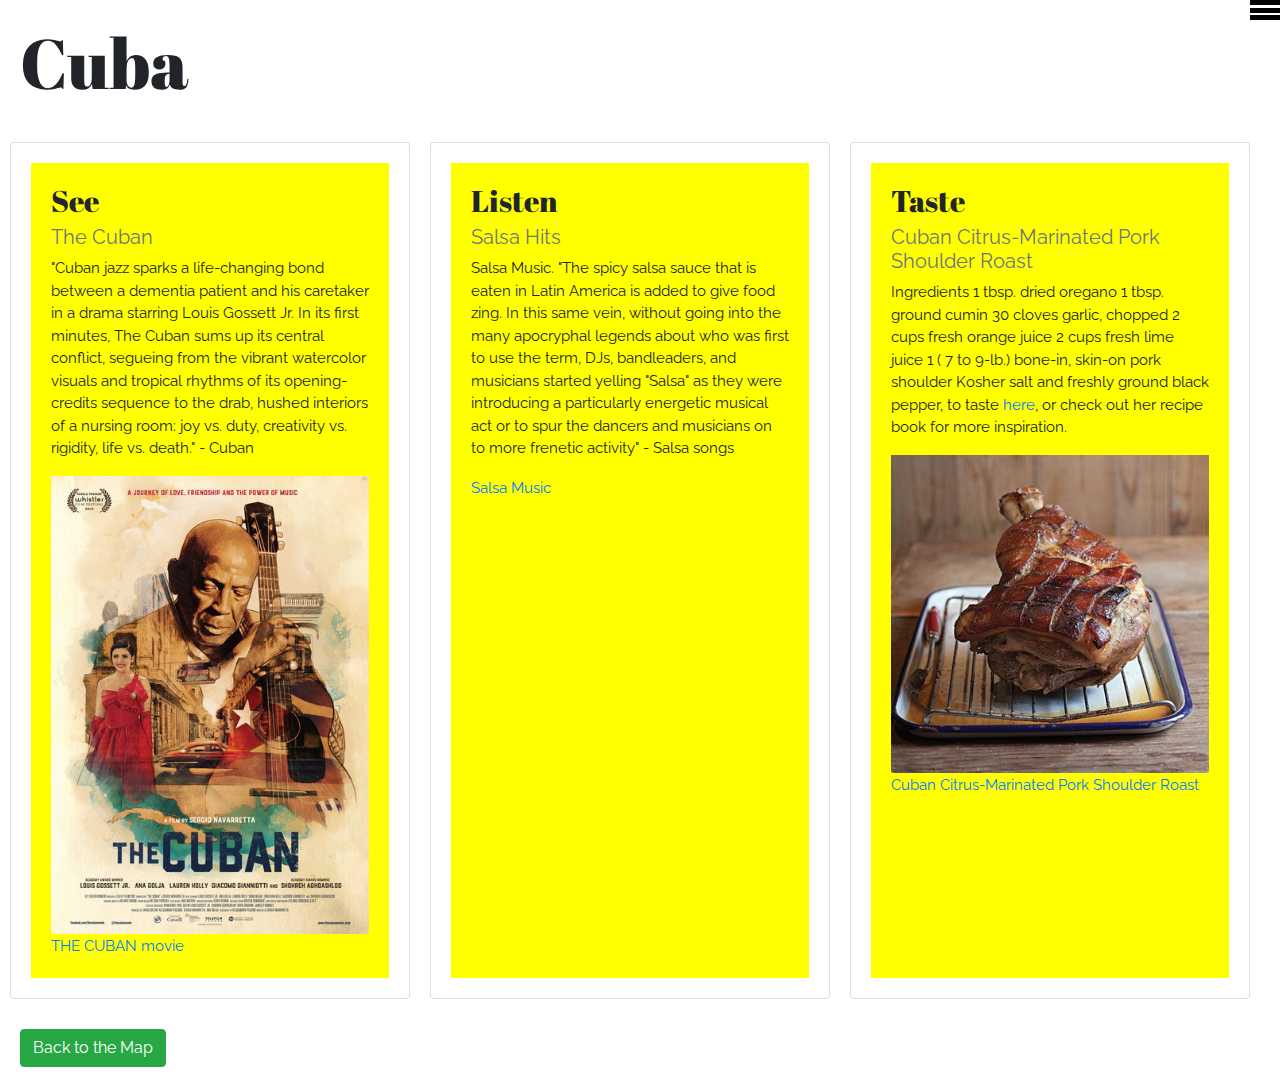
<file: pages/countries/cuba.html>
<!DOCTYPE html>
<html lang="en">

<head>
    <meta charset="UTF-8">
    <meta name="viewport" content="width=device-width, initial-scale=1.0">
    <meta http-equiv="X-UA-Compatible" content="ie=edge">
    <title>Cuba</title>
    <script src="../../js/script.js"></script>
    <link rel="stylesheet" href="https://stackpath.bootstrapcdn.com/bootstrap/4.5.2/css/bootstrap.min.css"
        integrity="sha384-JcKb8q3iqJ61gNV9KGb8thSsNjpSL0n8PARn9HuZOnIxN0hoP+VmmDGMN5t9UJ0Z" crossorigin="anonymous">
    <link rel="stylesheet" href="../../css/main.css">
    <link rel="stylesheet" href="https://fonts.googleapis.com/css2?family=Abril+Fatface&family=Raleway&display=swap">
</head>

<body>
    <header>
        <div class="hamburger"><span></span></div>
        <nav class="nav">
            <a class="cross">✕</a>
            <a href="../page-4.html">A-Z Travel Guide</a>
            <a href="../about.html">About</a>
            <a href="..join.html">Join in!</a>
        </nav>
        <div class="heading-box">
            <h1>Cuba</h1>
        </div>
    </header>
    <main>
        <div class="flex-container">
            <div class="card" style="width: 25rem;">
                <div class="card-body">
                    <h5 class="card-title">See</h5>
                    
                     <h6 class="card-subtitle mb-2 text-muted">The Cuban</h6>
                    <p class="card-text">"Cuban jazz sparks a life-changing bond between a dementia patient and his caretaker in a drama starring Louis Gossett Jr.
                        In its first minutes, The Cuban sums up its central conflict, segueing from the vibrant watercolor visuals and tropical 
                        rhythms of its opening-credits sequence to the drab, hushed interiors of a nursing room: joy vs. duty, 
                        creativity vs. rigidity, life vs. death." - Cuban</p>
                        <img class="card-img-bottom" src="../../img/large_cuban-poster.jpg">
                        <a href="https://www.hollywoodreporter.com/review/cuban-1302297" class="card-link">THE CUBAN movie</a>
                </div>
            </div>

            <div class="card" style="width: 25rem;">
                <div class="card-body">
                    <h5 class="card-title">Listen</h5>
                    <h6 class="card-subtitle mb-2 text-muted">Salsa Hits</h6>
                    <p class="card-text">
                        Salsa Music.
                        "The spicy salsa sauce that is eaten in Latin America is added to give food zing. In this same vein, without going into the many apocryphal legends about who was first to use the term, DJs, bandleaders, and musicians started yelling "Salsa" 
                        as they were introducing a particularly energetic musical act or to spur the dancers and musicians on to more frenetic activity" - Salsa songs</p>
                    <a href="http://www.pbs.org/wgbh/latinmusicusa/music/salsa/"
                        class="card-link">Salsa Music</a>
                </div>
            </div>

            <div class="card" style="width: 25rem;">
                <div class="card-body">
                    <h5 class="card-title">Taste</h5>
                    <h6 class="card-subtitle mb-2 text-muted">Cuban Citrus-Marinated Pork Shoulder Roast</h6>
                    <p class="card-text">Ingredients
                        1 tbsp. dried oregano
                        1 tbsp. ground cumin
                        30 cloves garlic, chopped
                        2 cups fresh orange juice
                        2 cups fresh lime juice
                        1 ( 7 to 9-lb.) bone-in, skin-on pork shoulder
                        Kosher salt and freshly ground black pepper, to taste <a href="https://www.saveur.com/article/Recipes/Pernil-Asado-Con-Mojo-Mojo-Marinated-Pork-Shoulder-Roast/">here</a>, or check out her recipe
                        book for more inspiration.</p>
                     <img class="card-img-bottom" src="../../img/Mojo-Marinated Pork Shoulder Roast.jpg">
                    <a href="https://www.saveur.com/article/Recipes/Pernil-Asado-Con-Mojo-Mojo-Marinated-Pork-Shoulder-Roast/"
                        class="card-link">Cuban Citrus-Marinated Pork Shoulder Roast
             </a>
                </div>
            </div>
        </div>
    </main>
    <!--BUTTON TO RETURN TO MAP/HOME-->
<button type="button" class="btn btn-success" onclick="window.location.href='../../index.html'">Back to the Map</button>
</body>

</html>
</file>
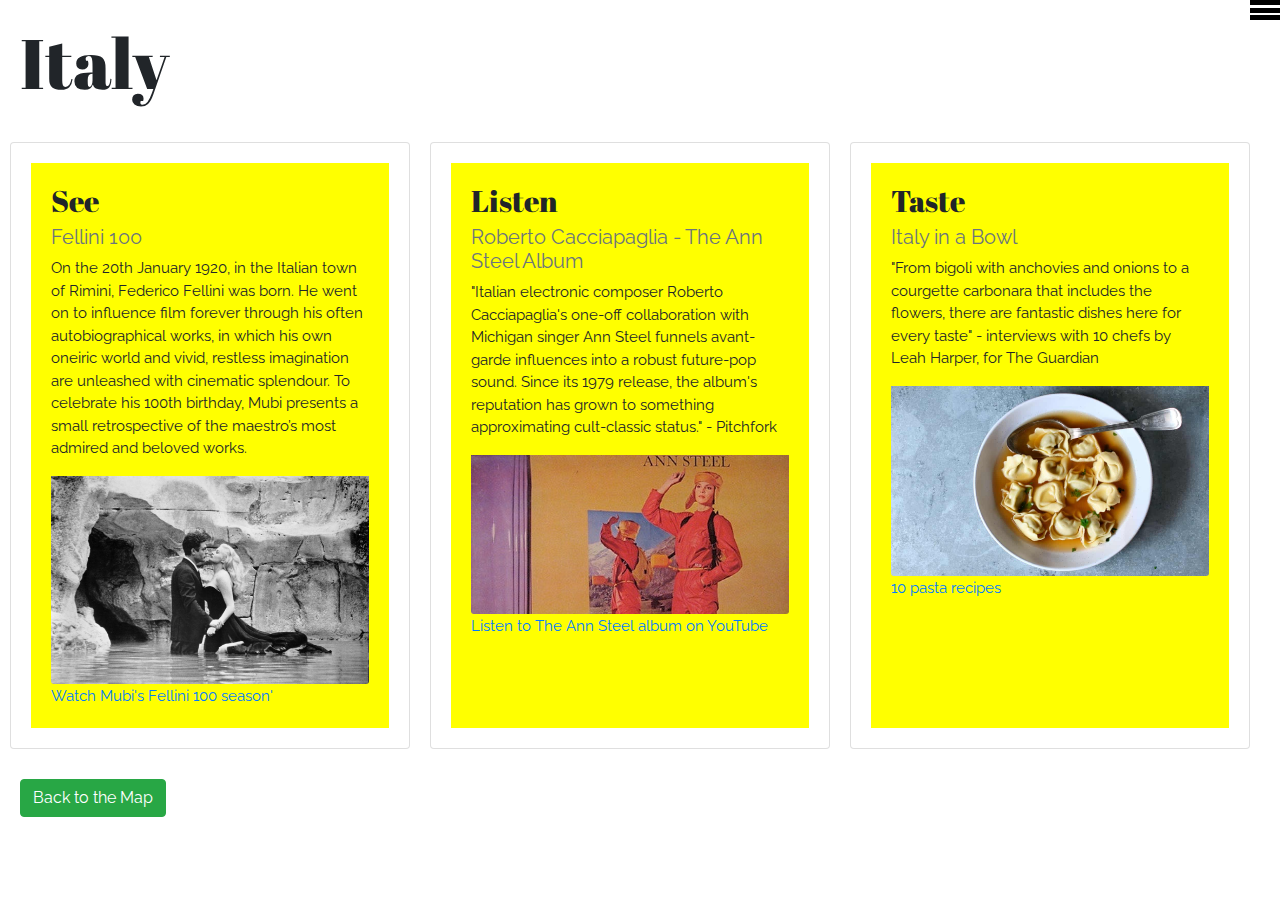
<file: pages/countries/italy.html>
<!DOCTYPE html>
<html lang="en">

<head>
    <meta charset="UTF-8">
    <meta name="viewport" content="width=device-width, initial-scale=1.0">
    <meta http-equiv="X-UA-Compatible" content="ie=edge">
    <title>Italy</title>
    <script src="../../js/script.js"></script>
    <link rel="stylesheet" href="https://stackpath.bootstrapcdn.com/bootstrap/4.5.2/css/bootstrap.min.css"
        integrity="sha384-JcKb8q3iqJ61gNV9KGb8thSsNjpSL0n8PARn9HuZOnIxN0hoP+VmmDGMN5t9UJ0Z" crossorigin="anonymous">
    <link rel="stylesheet" href="../../css/main.css">
    <link rel="stylesheet" href="https://fonts.googleapis.com/css2?family=Abril+Fatface&family=Raleway&display=swap">
</head>

<body>
    <header>
        <div class="hamburger"><span></span></div>
        <nav class="nav">
            <a class="cross">✕</a>
            <a href="../page-4.html">A-Z Travel Guide</a>
            <a href="../about.html">About</a>
            <a href="..join.html">Join in!</a>
        </nav>
        <div class="heading-box">
            <h1>Italy</h1>
        </div>
    </header>
    <main>
        <div class="flex-container">
            <div class="card" style="width: 25rem;">
                <div class="card-body">
                    <h5 class="card-title">See</h5>
                    <h6 class="card-subtitle mb-2 text-muted">Fellini 100</h6>
                    <p class="card-text">On the 20th January 1920, in the Italian town of Rimini, Federico Fellini was
                        born. He went on to influence film forever through his often autobiographical works, in which
                        his own oneiric world and vivid, restless imagination are unleashed with cinematic splendour. To
                        celebrate his 100th birthday, Mubi presents a small retrospective of the maestro’s
                        most admired and beloved works.</p>
                    <img class="card-img-bottom" src="../../img/dolce-vita.jpg">
                    <a href="https://mubi.com/specials/fellini-100" class="card-link">Watch Mubi's Fellini 100
                        season'</a>
                </div>
            </div>

            <div class="card" style="width: 25rem;">
                <div class="card-body">
                    <h5 class="card-title">Listen</h5>
                    <h6 class="card-subtitle mb-2 text-muted">Roberto Cacciapaglia - The Ann Steel Album</h6>
                    <p class="card-text">"Italian electronic composer Roberto Cacciapaglia's one-off collaboration with
                        Michigan singer Ann Steel funnels avant-garde influences into a robust future-pop sound. Since
                        its 1979 release, the album's reputation has grown to something approximating cult-classic
                        status." - Pitchfork</p>
                    <img class="card-img-bottom" src="../../img/ann-steel.jpeg">
                    <a href="https://www.youtube.com/watch?v=wdhdXbKI-OE"
                        class="card-link">Listen to The Ann Steel album on YouTube</a>
                </div>
            </div>

            <div class="card" style="width: 25rem;">
                <div class="card-body">
                    <h5 class="card-title">Taste</h5>
                    <h6 class="card-subtitle mb-2 text-muted">Italy in a Bowl</h6>
                    <p class="card-text">"From bigoli with anchovies and onions to a courgette carbonara that includes the flowers, there are fantastic dishes here for every taste" - interviews with 10 chefs by Leah Harper, for The Guardian</p>
                    <img class="card-img-bottom" src="../../img/italy.jpg">
                    <a href="https://www.theguardian.com/food/2020/aug/24/10-simple-delicious-summer-pasta-recipes-chosen-by-chefs" class="card-link">10 pasta recipes</a>
                </div>
            </div>
        </div>
    </main>
    <!--BUTTON TO RETURN TO MAP/HOME-->
    <button type="button" class="btn btn-success" onclick="window.location.href='../../index.html'">Back to the Map</button>
</body>

</html>
</file>
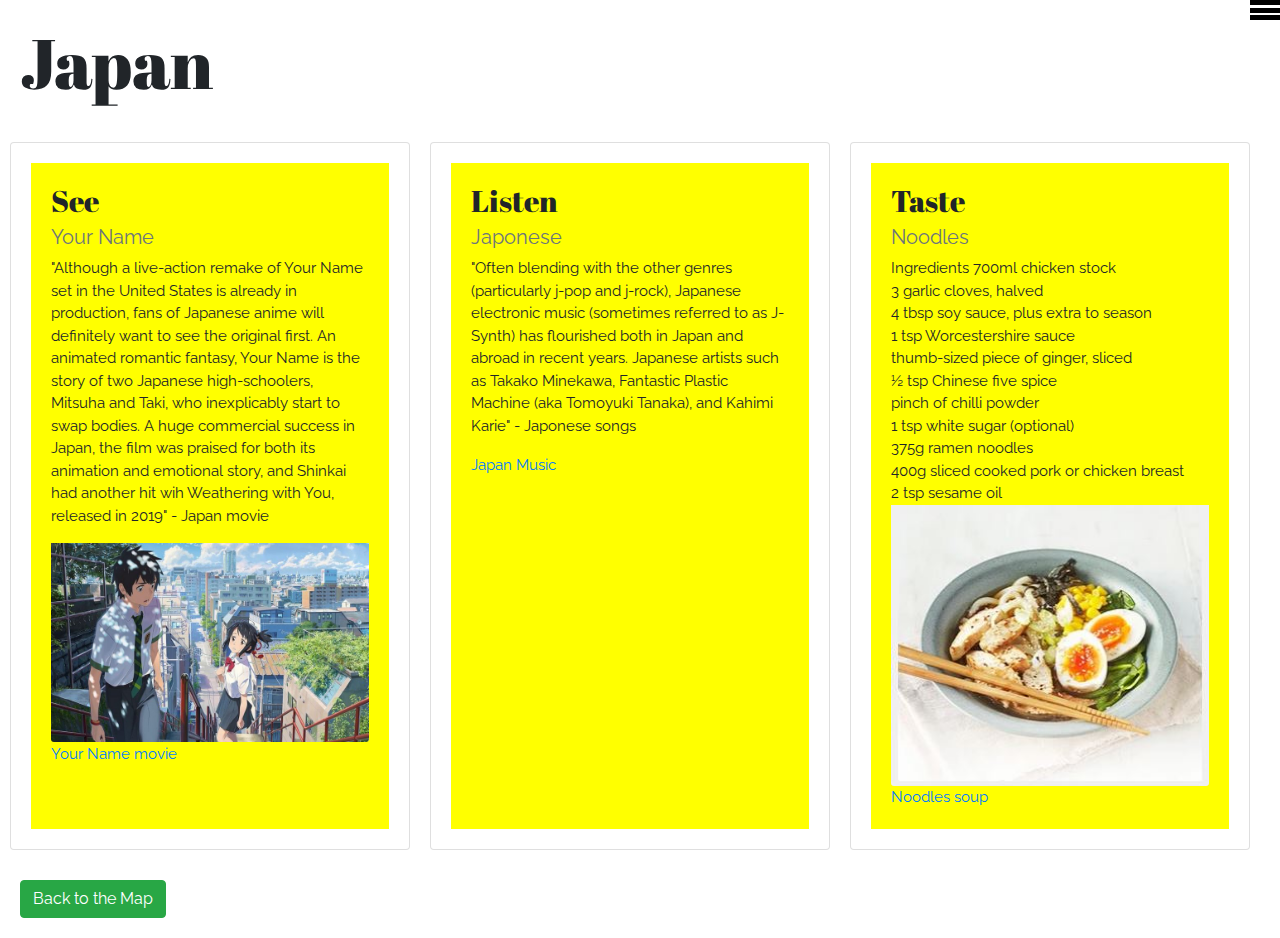
<file: pages/countries/japan.html>
<!DOCTYPE html>
<html lang="en">

<head>
    <meta charset="UTF-8">
    <meta name="viewport" content="width=device-width, initial-scale=1.0">
    <meta http-equiv="X-UA-Compatible" content="ie=edge">
    <title>JAPAN</title>
    <script src="../../js/script.js"></script>
    <link rel="stylesheet" href="https://stackpath.bootstrapcdn.com/bootstrap/4.5.2/css/bootstrap.min.css"
        integrity="sha384-JcKb8q3iqJ61gNV9KGb8thSsNjpSL0n8PARn9HuZOnIxN0hoP+VmmDGMN5t9UJ0Z" crossorigin="anonymous">
    <link rel="stylesheet" href="../../css/main.css">
    <link rel="stylesheet" href="https://fonts.googleapis.com/css2?family=Abril+Fatface&family=Raleway&display=swap">
</head>

<body>
    <header>
        <div class="hamburger"><span></span></div>
        <nav class="nav">
            <a class="cross">✕</a>
            <a href="../page-4.html">A-Z Travel Guide</a>
            <a href="../about.html">About</a>
            <a href="..join.html">Join in!</a>
        </nav>
        <div class="heading-box">
            <h1>Japan</h1>
        </div>
    </header>
    <main>
        <div class="flex-container">
            <div class="card" style="width: 25rem;">
                <div class="card-body">
                    <h5 class="card-title">See</h5>
                    
                     <h6 class="card-subtitle mb-2 text-muted">Your Name</h6>
                    <p class="card-text">"Although a live-action remake of Your Name set in the United States is already in production, fans of Japanese anime will definitely want to see the original first.

                        An animated romantic fantasy, Your Name is the story of two Japanese high-schoolers, Mitsuha and Taki, who inexplicably start to swap bodies.
                        
                        A huge commercial success in Japan, the film was praised for both its animation and emotional story, and Shinkai had another hit wih Weathering with You, released in 2019" - Japan movie</p>
                        <img class="card-img-bottom" src="../../img/your-name-movie-768x480.jpg">
                        <a href="https://www.amazon.com/Your-Name-Makoto-Shinkai/dp/B078SNJK8G" class="card-link">Your Name movie
                        </a>
                </div>
            </div>

            <div class="card" style="width: 25rem;">
                <div class="card-body">
                    <h5 class="card-title">Listen</h5>
                    <h6 class="card-subtitle mb-2 text-muted">Japonese </h6>
                    <p class="card-text"
                    >"Often blending with the other genres (particularly j-pop and j-rock), Japanese electronic music (sometimes referred to as J-Synth) has flourished both in Japan and abroad in recent years. 
                        Japanese artists such as Takako Minekawa, Fantastic Plastic Machine (aka Tomoyuki Tanaka), and Kahimi Karie" - Japonese songs</p>
                    <a href="https://www.deezer.com/en/artist/12334/top_track"
                        class="card-link">Japan Music</a>
                </div>
            </div>

            <div class="card" style="width: 25rem;">
                <div class="card-body">
                    <h5 class="card-title">Taste</h5>
                    <h6 class="card-subtitle mb-2 text-muted">Noodles</h6>
                    <p class="card-text">Ingredients
                        700ml chicken stock<br>
3 garlic cloves, halved<br>
4 tbsp soy sauce, plus extra to season<br>
1 tsp Worcestershire sauce<br>
thumb-sized piece of ginger, sliced<br>
½ tsp Chinese five spice<br>
pinch of chilli powder<br>
1 tsp white sugar (optional)<br>
375g ramen noodles<br>
400g sliced cooked pork or chicken breast<br>
2 tsp sesame oil<br>
                     <img class="card-img-bottom" src="../../img/noodlessoup.JPG">
                    <a href="https://www.bbcgoodfood.com/recipes/japanese-ramen-noodle-soup"
                        class="card-link">Noodles soup
             </a>
                </div>
            </div>
        </div>
    </main>
  <!--BUTTON TO RETURN TO MAP/HOME-->
<button type="button" class="btn btn-success" onclick="window.location.href='../../index.html'">Back to the Map</button>
</body>

</html>
</file>
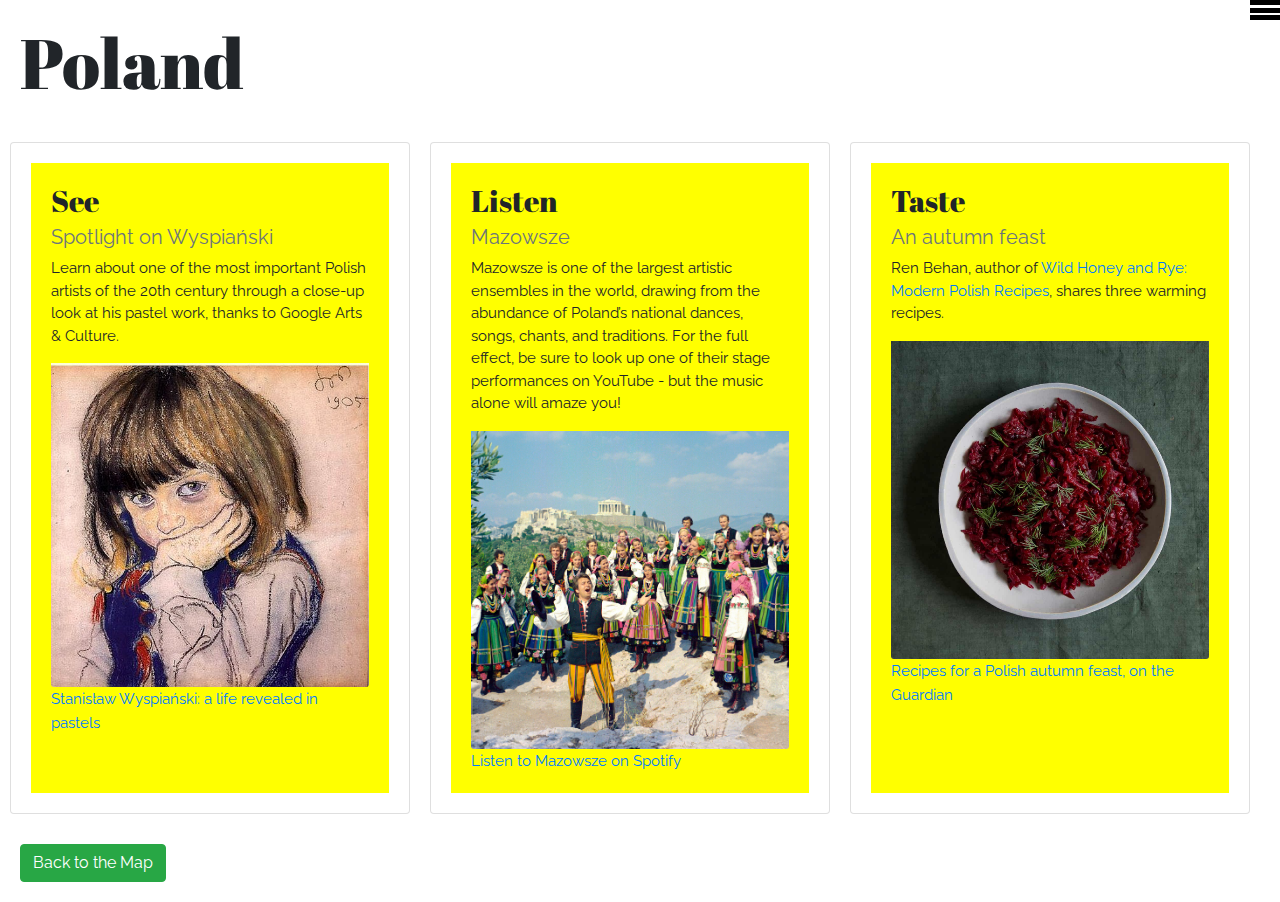
<file: pages/countries/poland.html>
<!DOCTYPE html>
<html lang="en">

<head>
    <meta charset="UTF-8">
    <meta name="viewport" content="width=device-width, initial-scale=1.0">
    <meta http-equiv="X-UA-Compatible" content="ie=edge">
    <title>Poland</title>
    <script src="../../js/script.js"></script>
    <link rel="stylesheet" href="https://stackpath.bootstrapcdn.com/bootstrap/4.5.2/css/bootstrap.min.css"
        integrity="sha384-JcKb8q3iqJ61gNV9KGb8thSsNjpSL0n8PARn9HuZOnIxN0hoP+VmmDGMN5t9UJ0Z" crossorigin="anonymous">
    <link rel="stylesheet" href="../../css/main.css">
    <link rel="stylesheet" href="https://fonts.googleapis.com/css2?family=Abril+Fatface&family=Raleway&display=swap">
</head>

<body>
    <header>
        <div class="hamburger"><span></span></div>
        <nav class="nav">
            <a class="cross">✕</a>
            <a href="../page-4.html">A-Z Travel Guide</a>
            <a href="../about.html">About</a>
            <a href="..join.html">Join in!</a>
        </nav>
        <div class="heading-box">
            <h1>Poland</h1>
        </div>
    </header>
    <main>
        <div class="flex-container">
            <div class="card" style="width: 25rem;">
                <div class="card-body">
                    <h5 class="card-title">See</h5>
                    <h6 class="card-subtitle mb-2 text-muted">Spotlight on Wyspiański</h6>
                    <p class="card-text">Learn about one of the most important Polish artists of the 20th century
                        through a close-up look at his pastel work, thanks to Google Arts & Culture.</p>
                    <img class="card-img-bottom" src="../../img/poland.jpg">
                    <a href="https://artsandculture.google.com/exhibit/stanis%C5%82aw-wyspia%C5%84ski-a-life-revealed-in-pastels/uwJCqbuYmDQzLw"
                        class="card-link">Stanisław Wyspiański: a life revealed in pastels</a>
                </div>
            </div>

            <div class="card" style="width: 25rem;">
                <div class="card-body">
                    <h5 class="card-title">Listen</h5>
                    <h6 class="card-subtitle mb-2 text-muted">Mazowsze</h6>
                    <p class="card-text">Mazowsze is one of the largest artistic ensembles in the world, drawing from
                        the abundance of Poland’s national dances, songs, chants, and traditions. For the full effect,
                        be sure to look up one of their stage performances on YouTube - but the music alone will amaze
                        you!</p>
                    <img class="card-img-bottom" src="../../img/mazowsze.jpg">
                    <a href="https://open.spotify.com/album/20xkk1dh0pAsUJmHtkSvSj?si=Rt8ZPmqISkawssIqjY-kIg" class="card-link">Listen to Mazowsze on Spotify</a>
                </div>
            </div>

            <div class="card" style="width: 25rem;">
                <div class="card-body">
                    <h5 class="card-title">Taste</h5>
                    <h6 class="card-subtitle mb-2 text-muted">An autumn feast</h6>
                    <p class="card-text">Ren Behan, author of <a href="https://guardianbookshop.com/wild-honey-and-rye-9781911216216.html">Wild Honey and Rye: Modern Polish Recipes</a>, shares three warming recipes.</p>
                    <img class="card-img-bottom" src="../../img/polish-feast.jpg">
                    <a href="https://www.theguardian.com/food/2019/oct/12/ren-behan-polish-recipes-for-an-autumn-feast"
                        class="card-link">Recipes for a Polish autumn feast, on the Guardian</a>
                </div>
            </div>
        </div>
    </main>
    <!--BUTTON TO RETURN TO MAP/HOME-->
    <button type="button" class="btn btn-success" onclick="window.location.href='../../index.html'">Back to the
        Map</button>
</body>

</html>
</file>
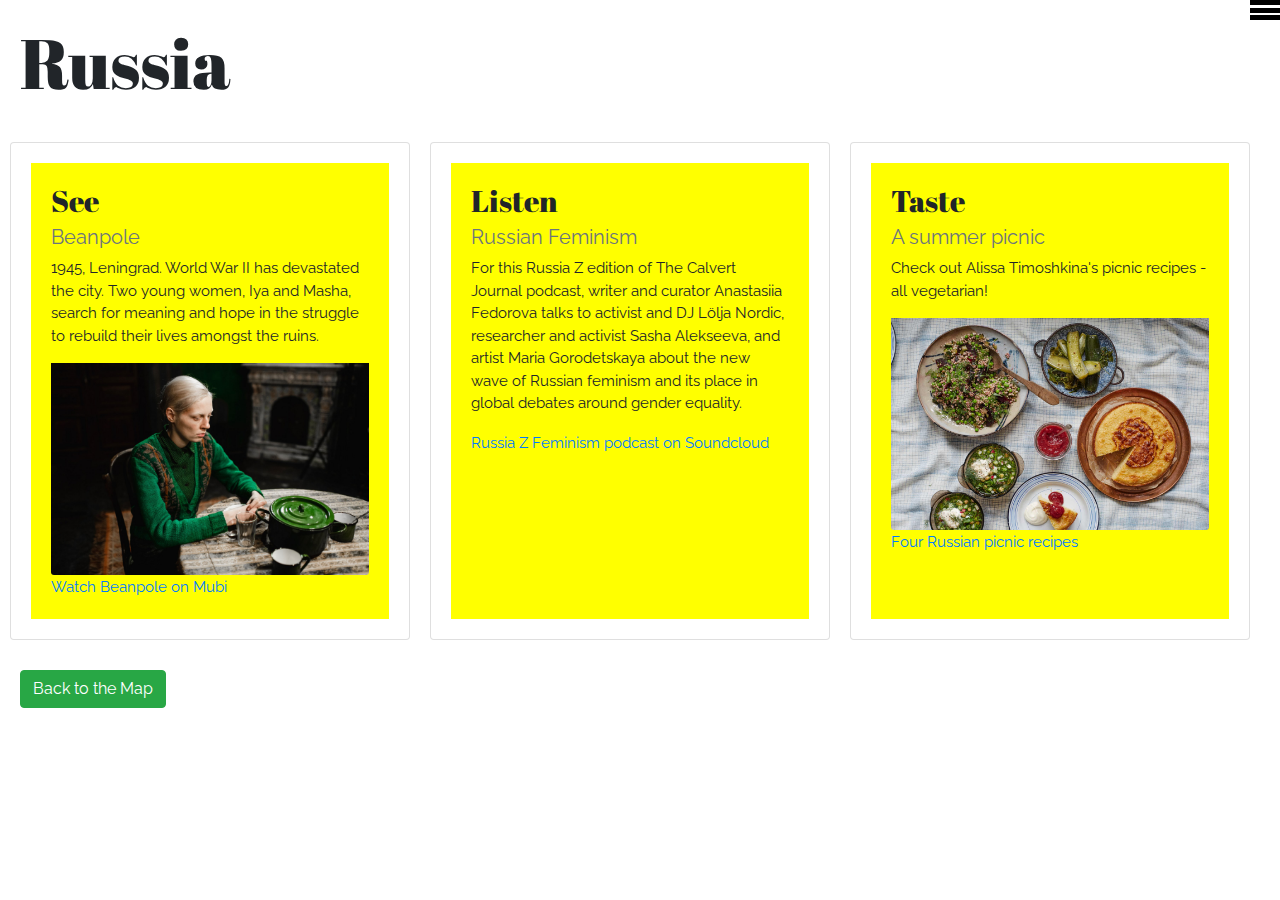
<file: pages/countries/russia.html>
<!DOCTYPE html>
<html lang="en">

<head>
    <meta charset="UTF-8">
    <meta name="viewport" content="width=device-width, initial-scale=1.0">
    <meta http-equiv="X-UA-Compatible" content="ie=edge">
    <title>Russia</title>
    <script src="../../js/script.js"></script>
    <link rel="stylesheet" href="https://stackpath.bootstrapcdn.com/bootstrap/4.5.2/css/bootstrap.min.css"
        integrity="sha384-JcKb8q3iqJ61gNV9KGb8thSsNjpSL0n8PARn9HuZOnIxN0hoP+VmmDGMN5t9UJ0Z" crossorigin="anonymous">
    <link rel="stylesheet" href="../../css/main.css">
    <link rel="stylesheet" href="https://fonts.googleapis.com/css2?family=Abril+Fatface&family=Raleway&display=swap">
</head>

<body>
    <header>
        <!--NAV-->
        <div class="hamburger"><span></span></div>
        <nav class="nav">
            <a class="cross">✕</a>
            <a href="../page-4.html">A-Z Travel Guide</a>
            <a href="../about.html">About</a>
            <a href="../join.html">Join in!</a>
        </nav>

        <div class="heading-box">
            <h1>Russia</h1>
        </div>
    </header>

    <main>
        <div class="flex-container">
            <div class="card" style="width: 25rem;">
                <div class="card-body">
                    <h5 class="card-title">See</h5>
                    <h6 class="card-subtitle mb-2 text-muted">Beanpole</h6>
                    <p class="card-text">1945, Leningrad. World War II has devastated the city. Two young women, Iya and Masha, search for meaning
                        and hope in the struggle to rebuild their lives amongst the ruins.</p>
                        <img class="card-img-bottom" src="../../img/beanpole.jpg">
                    <a href="https://mubi.com/films/beanpole" class="card-link">Watch Beanpole on Mubi</a>
                </div>
            </div>

            <div class="card" style="width: 25rem;">
                <div class="card-body">
                    <h5 class="card-title">Listen</h5>
                    <h6 class="card-subtitle mb-2 text-muted">Russian Feminism</h6>
                    <p class="card-text">For this Russia Z edition of The Calvert Journal podcast, writer and curator
                        Anastasiia Fedorova talks to activist and DJ Lölja Nordic,
                        researcher and activist Sasha Alekseeva, and artist Maria Gorodetskaya about the new wave of
                        Russian feminism and its place in global debates around gender equality.</p>
                    <a href="https://soundcloud.com/calvertjournal/russia-zfeminism-podcast" class="card-link">Russia Z
                        Feminism
                        podcast on Soundcloud</a>
                </div>
            </div>

            <div class="card" style="width: 25rem;">
                <div class="card-body">
                    <h5 class="card-title">Taste</h5>
                    <h6 class="card-subtitle mb-2 text-muted">A summer picnic</h6>
                    <p class="card-text">Check out Alissa Timoshkina's picnic recipes - all vegetarian!</p>
                    <img class="card-img-bottom" src="../../img/picnic.jpg">
                    <a href="https://www.theguardian.com/food/2019/jun/08/four-russian-picnic-recipes-alissa-timishkina"
                        class="card-link">Four Russian picnic recipes</a>
                </div>
            </div>
        </div>
    </main>
 <button type="button" class="btn btn-success" onclick="window.location.href='../../index.html'">Back to the Map</button>

</body>

</html>
</file>
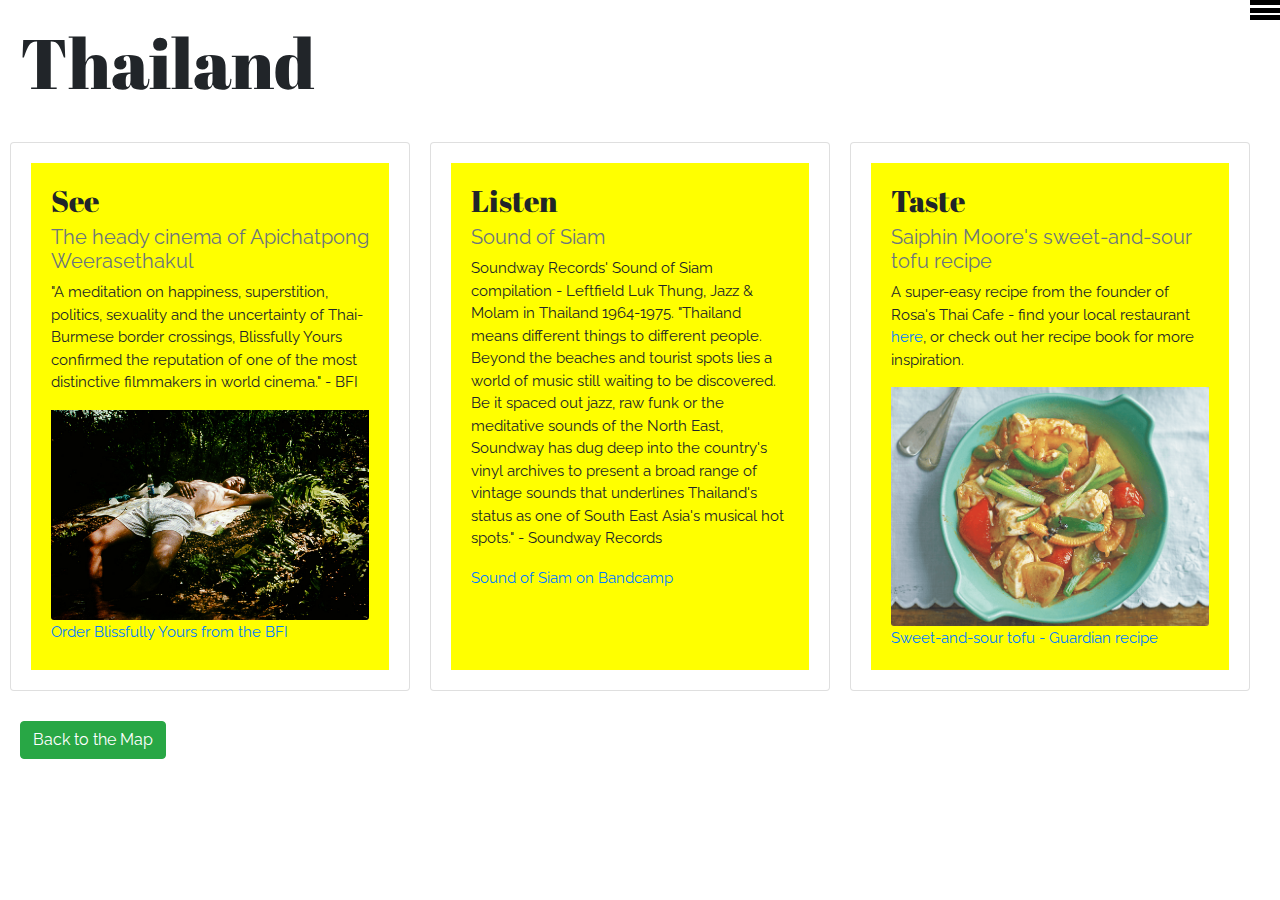
<file: pages/countries/thailand.html>
<!DOCTYPE html>
<html lang="en">

<head>
    <meta charset="UTF-8">
    <meta name="viewport" content="width=device-width, initial-scale=1.0">
    <meta http-equiv="X-UA-Compatible" content="ie=edge">
    <title>Thailand</title>
    <script src="../../js/script.js"></script>
    <link rel="stylesheet" href="https://stackpath.bootstrapcdn.com/bootstrap/4.5.2/css/bootstrap.min.css"
        integrity="sha384-JcKb8q3iqJ61gNV9KGb8thSsNjpSL0n8PARn9HuZOnIxN0hoP+VmmDGMN5t9UJ0Z" crossorigin="anonymous">
    <link rel="stylesheet" href="../../css/main.css">
    <link rel="stylesheet" href="https://fonts.googleapis.com/css2?family=Abril+Fatface&family=Raleway&display=swap">
</head>

<body>
    <header>
        <div class="hamburger"><span></span></div>
        <nav class="nav">
            <a class="cross">✕</a>
            <a href="../page-4.html">A-Z Travel Guide</a>
            <a href="../about.html">About</a>
            <a href="..join.html">Join in!</a>
        </nav>
        <div class="heading-box">
            <h1>Thailand</h1>
        </div>
    </header>
    <main>
        <div class="flex-container">
            <div class="card" style="width: 25rem;">
                <div class="card-body">
                    <h5 class="card-title">See</h5>
                    
                     <h6 class="card-subtitle mb-2 text-muted">The heady cinema of Apichatpong Weerasethakul</h6>
                    <p class="card-text">"A meditation on happiness, superstition, politics, sexuality and the
                        uncertainty of Thai-Burmese border crossings, Blissfully Yours confirmed the reputation of one
                        of the most distinctive filmmakers in world cinema." - BFI</p>
                        <img class="card-img-bottom" src="../../img/blissful.jpg">
                        <a href="https://shop.bfi.org.uk/blissfully-yours.html" class="card-link">Order Blissfully Yours
                        from the BFI</a>
                </div>
            </div>

            <div class="card" style="width: 25rem;">
                <div class="card-body">
                    <h5 class="card-title">Listen</h5>
                    <h6 class="card-subtitle mb-2 text-muted">Sound of Siam</h6>
                    <p class="card-text">
                        Soundway Records' Sound of Siam compilation - Leftfield Luk Thung, Jazz & Molam in
                        Thailand 1964​-​1975.
                        "Thailand means different things to different people. Beyond the beaches and tourist spots
                        lies a world of music still waiting to be discovered. Be it spaced out jazz, raw funk or the
                        meditative sounds of the North East, Soundway has dug deep into the country's vinyl archives to
                        present a broad range of vintage sounds that underlines Thailand's status as one of South East
                        Asia's musical hot spots." - Soundway Records</p>
                    <a href="https://soundwayrecords.bandcamp.com/album/sound-of-siam-leftfield-luk-thung-jazz-molam-in-thailand-1964-1975"
                        class="card-link">Sound of Siam on Bandcamp</a>
                </div>
            </div>

            <div class="card" style="width: 25rem;">
                <div class="card-body">
                    <h5 class="card-title">Taste</h5>
                    <h6 class="card-subtitle mb-2 text-muted">Saiphin Moore's sweet-and-sour tofu recipe</h6>
                    <p class="card-text">A super-easy recipe from the founder of Rosa's Thai Cafe - find your local
                        restaurant <a href="https://www.rosasthaicafe.com/locations">here</a>, or check out her recipe
                        book for more inspiration.</p>
                    <img class="card-img-bottom" src="../../img/tofu.png">
                    <a href="https://www.theguardian.com/lifeandstyle/2018/mar/07/saiphin-moore-recipe-rosa-thai-sweet-and-sour-tofu"
                        class="card-link">Sweet-and-sour tofu - Guardian recipe</a>
                </div>
            </div>
        </div>
    </main>
     <!--BUTTON TO RETURN TO MAP/HOME-->
    <button type="button" class="btn btn-success" onclick="window.location.href='../../index.html'">Back to the
        Map</button>
</body>
  

</html>
</file>
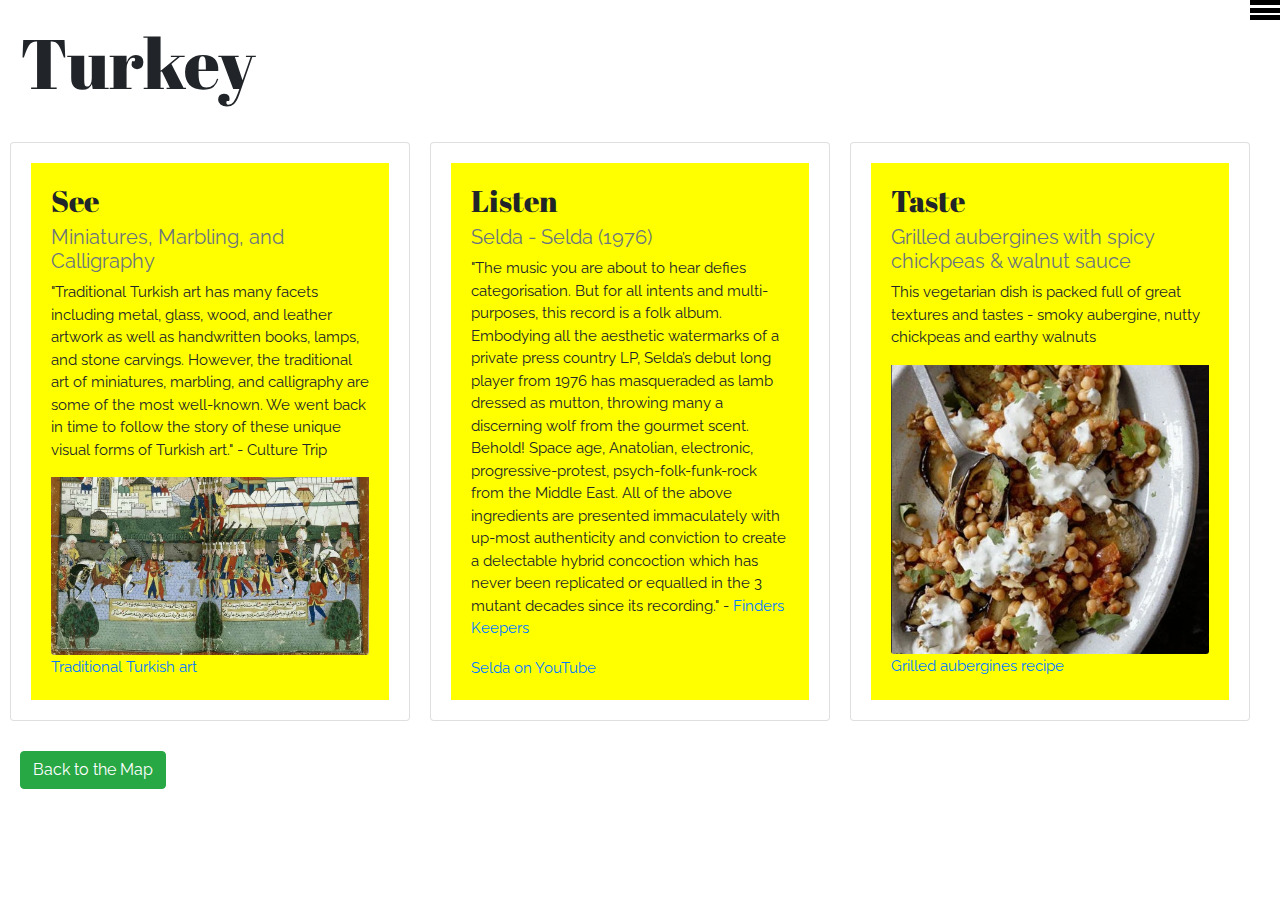
<file: pages/countries/turkey.html>
<!DOCTYPE html>
<html lang="en">

<head>
    <meta charset="UTF-8">
    <meta name="viewport" content="width=device-width, initial-scale=1.0">
    <meta http-equiv="X-UA-Compatible" content="ie=edge">
    <title>Turkey</title>
    <script src="../../js/script.js"></script>
    <link rel="stylesheet" href="https://stackpath.bootstrapcdn.com/bootstrap/4.5.2/css/bootstrap.min.css"
        integrity="sha384-JcKb8q3iqJ61gNV9KGb8thSsNjpSL0n8PARn9HuZOnIxN0hoP+VmmDGMN5t9UJ0Z" crossorigin="anonymous">
    <link rel="stylesheet" href="../../css/main.css">
    <link rel="stylesheet" href="https://fonts.googleapis.com/css2?family=Abril+Fatface&family=Raleway&display=swap">
</head>

<body>
    <header>
        <div class="hamburger"><span></span></div>
        <nav class="nav">
            <a class="cross">✕</a>
            <a href="../page-4.html">A-Z Travel Guide</a>
            <a href="../about.html">About</a>
            <a href="..join.html">Join in!</a>
        </nav>
        <div class="heading-box">
            <h1>Turkey</h1>
        </div>
    </header>
    <main>
        <div class="flex-container">
            <div class="card" style="width: 25rem;">
                <div class="card-body">
                    <h5 class="card-title">See</h5>

                    <h6 class="card-subtitle mb-2 text-muted">Miniatures, Marbling, and Calligraphy</h6>
                    <p class="card-text">"Traditional Turkish art has many facets including metal, glass, wood, and
                        leather artwork as well as handwritten books, lamps, and stone carvings. However, the
                        traditional art of miniatures, marbling, and calligraphy are some of the most well-known. We
                        went back in time to follow the story of these unique visual forms of Turkish art." - Culture
                        Trip</p>
                    <img class="card-img-bottom" src="../../img/turkey.jpg">
                    <a href="https://theculturetrip.com/europe/turkey/articles/miniatures-marbling-and-calligraphy-a-look-at-traditional-turkish-art/" class="card-link">Traditional Turkish
                        art</a>
                </div>
            </div>

            <div class="card" style="width: 25rem;">
                <div class="card-body">
                    <h5 class="card-title">Listen</h5>
                    <h6 class="card-subtitle mb-2 text-muted">Selda - Selda (1976)</h6>
                    <p class="card-text">
                        "The music you are about to hear defies categorisation. But for all intents and multi-purposes,
                        this record is a folk album. Embodying all the aesthetic watermarks of a private press country
                        LP, Selda’s debut long player from 1976 has masqueraded as lamb dressed as mutton, throwing many
                        a discerning wolf from the gourmet scent. Behold! Space age, Anatolian, electronic,
                        progressive-protest, psych-folk-funk-rock from the Middle East. All of the above ingredients are
                        presented immaculately with up-most authenticity and conviction to create a delectable hybrid
                        concoction which has never been replicated or equalled in the 3 mutant decades since its
                        recording." - <a href="https://www.finderskeepersrecords.com/shop/selda/">Finders Keepers</a></p>
                    <a href="https://www.youtube.com/watch?v=4vGnLx7f0aY" class="card-link">Selda on YouTube</a>
                </div>
            </div>

            <div class="card" style="width: 25rem;">
                <div class="card-body">
                    <h5 class="card-title">Taste</h5>
                    <h6 class="card-subtitle mb-2 text-muted">Grilled aubergines with spicy chickpeas & walnut sauce</h6>
                    <p class="card-text">This vegetarian dish is packed full of great textures and tastes - smoky aubergine, nutty chickpeas and earthy walnuts</p>
                    <img class="card-img-bottom" src="../../img/aubergine.jpg">
                    <a href="https://www.bbcgoodfood.com/recipes/grilled-aubergines-spicy-chickpeas-walnut-sauce"
                        class="card-link">Grilled aubergines recipe</a>
                </div>
            </div>
        </div>
    </main>
    <!--BUTTON TO RETURN TO MAP/HOME-->
    <button type="button" class="btn btn-success" onclick="window.location.href='../../index.html'">Back to the
        Map</button>
</body>

</html>
</file>
<file: css/main.css>
/*BACK TO TOP BUTTON*/
.btn-primary {
    display: none;
    position: fixed; /* Fixed/sticky position */
    bottom: 20px; /* Place the button at the bottom of the page */
    right: 30px;
    z-index: 99; /* Make sure it does not overlap */
    border: none; /* Remove borders */
    outline: none; /* Remove outline */
    background-color: rgb(31, 169, 148); /* Set a background color */
    color: white; /* Text color */
    cursor: pointer; /* Add a mouse pointer on hover */
    padding: 15px; /* Some padding */
    border-radius: 10px; /* Rounded corners */
    font-family: 'Raleway', sans-serif;
    font-size: 18px; /* Increase font size */
  }

/*BACK TO THE MAP BUTTON ON COUNTRY PAGES*/
.btn-success {
    bottom: 20px;
    margin: 20px;
    font-family: 'Raleway', sans-serif;
}


/*NAV 2*/
#second-navbar {
    display: flex;
    align-items: center;
    justify-content: center;
    background-color: yellow;
}

.nav-button {
    background-color: yellow;
    font-size: 18px;
    margin: 10px;
    border-radius: 10px;
    font-family: 'Raleway', sans-serif;
    font-weight: bold;
}

.nav-button:hover {
    background-color: orange;
}
/*END OF NAV 2*/

.container {
    display: flex;
}

/* index page header box with logo, title and subtitle */
.logo {
    height: 100px;
    width: 100px;
}

.header-box {
    display: flex;
    align-items: center;
    flex-direction: column;
}

.flex-container {
    display: flex;
    flex-flow: row wrap;
  }


.flex-container-2 {
    background-color: rgb(31, 169, 148);
    justify-content: space-around;
    padding: 20px;
}

.flex-container-3 {
    display: flex;
    flex-direction: column;
    height: 75px;
}

.flex-container-4 {
    display: flex;
    flex-direction: row;
}

.card {
    margin: 10px;
}

  .card-body {
      background-color: yellow;
      margin: 20px;
      padding: 20px;

  }

  .card-body:hover {
    background-color: orange; 
  }

  .card-body.index {
    background-color: rgb(31, 169, 148); 
    padding: 10px;
  } /*header cards on index.html*/

  .index:hover {
    background-color: rgb(31, 169, 148);
  }
  
  .card.text-center {
    background-color: rgb(31, 169, 148);
    justify-content: space-around;
    margin-left: 20px;
    margin-right: 20px;
    border-style: none;

  }
  

/* Intro box on index page */

.intro-container {
    padding: 70px;
    margin: 10px;
    background-color: yellow;
}

.intro-container-2 {
    margin-top: 20px;
    margin-left: 70px;
    margin-right: 70px;
    text-align: center;
}

.subtitle {
    font-family: 'Abril Fatface', cursive;
    font-size: 28px;
}
.intro-text{
    font-family: 'Raleway', sans-serif;
    font-size: 20px;
    text-align: center;
}

/*Country titles on page-4 A-Z Guide*/
.country-title {
    color: black;
}

a:hover {
    text-decoration: none;
}

/*the headings are a mess, definitely need to sort these out!*/

h1 {
    font-family: 'Abril Fatface', cursive;
    font-size: 70px;
}

h2 {
    font-family: 'Raleway', sans-serif;
    font-weight: normal;
}

h3 {
    font-family: 'Raleway', sans-serif;
    font-weight: normal;
}

h4 {
    font-family: 'Raleway', sans-serif;
    font-size: 20px;
}

/*card title*/
h5 {
    font-family: 'Abril Fatface', cursive;
    font-size: 30px;
  }

/*card subtitle*/
  h6 {
    font-family: 'Raleway', sans-serif;
    font-weight: normal;
    font-size: 20px;

  }

.card-link {
    font-family: 'Raleway', sans-serif;
    font-size: 15px;
}

.card-group {
    display: flex;
    flex-direction: row;
    margin: 20px;
}
  
p {
    font-family: 'Raleway', sans-serif;
    font-weight: normal;
    font-size: 15px;
}

.small-img { 
    width: 90px;
}

/*page 3 form and subscribe*/

.card-body.subscribe {
    background-color: rgb(31, 169, 148);
    font-family: 'Raleway', sans-serif;
}

.card-body.subscribe:hover {
    background-color: orange; 
  }

.card-body.form {
    font-family: 'Raleway', sans-serif;
}

.disclaimer {
    font-size: 12px;
}

/*NAV*/

nav {
    background: orange;
	width: 100%;
	display: flex;
    flex-direction: column;
    z-index: 2;
}

.hamburger {
    width: 30px;
    height: 20px;
	position: relative;
	float: right;
    margin-bottom: 1rem;
}

.hamburger:before, .hamburger:after {
	content: "";
	display: block;
	width: 30px;
	height: 5px;
	background: black;
	position: absolute;}

.hamburger:before {
    top: 0;
}

.hamburger:after {
    bottom: 0;
}

.hamburger span {
    width: 30px;
    height: 5px;
    display: block;
    background: black;
    position: absolute;
    top: 7.5px;
}

nav.nav {
    width: 300px;
    height: 100vh;
    position: fixed;
    top: 0;
	right: -300px;
	transition: 0.5s all ease;
}

nav.nav.active {
	right: 0;
}

a.cross:hover {
    text-align: right;
    font-size: 1.5rem;
    background-color: orange;
}


@media only screen and (min-width: 992px) {
	nav.nav1 {
		flex-direction: row;
	}
  }

  nav a {
    font-family: 'Raleway', sans-serif;
    padding: 1rem;
    color: black;
    font-weight: bold;
    text-decoration: none;
    font-size: 30px;
}

nav a:hover {
        background-color: yellow;
}

.heading-box {
    padding: 20px;
}

.intro-page {
    display: flex;
}

a {
    text-decoration: none;
}
</file>
<file: css/themap.css>
svg {
    width: 975;
    height: 650;
}

.jvectormap-container {
    height: 650px;
    width: 975px;
    margin: 30px;
    z-index: 0;
}

.jvectormap-container {
    height: 650px;
    width: 975px;
}

@media (max-width: 500px) {
    .jvectormap-container {
        width: 480px;
    }
}
</file>
